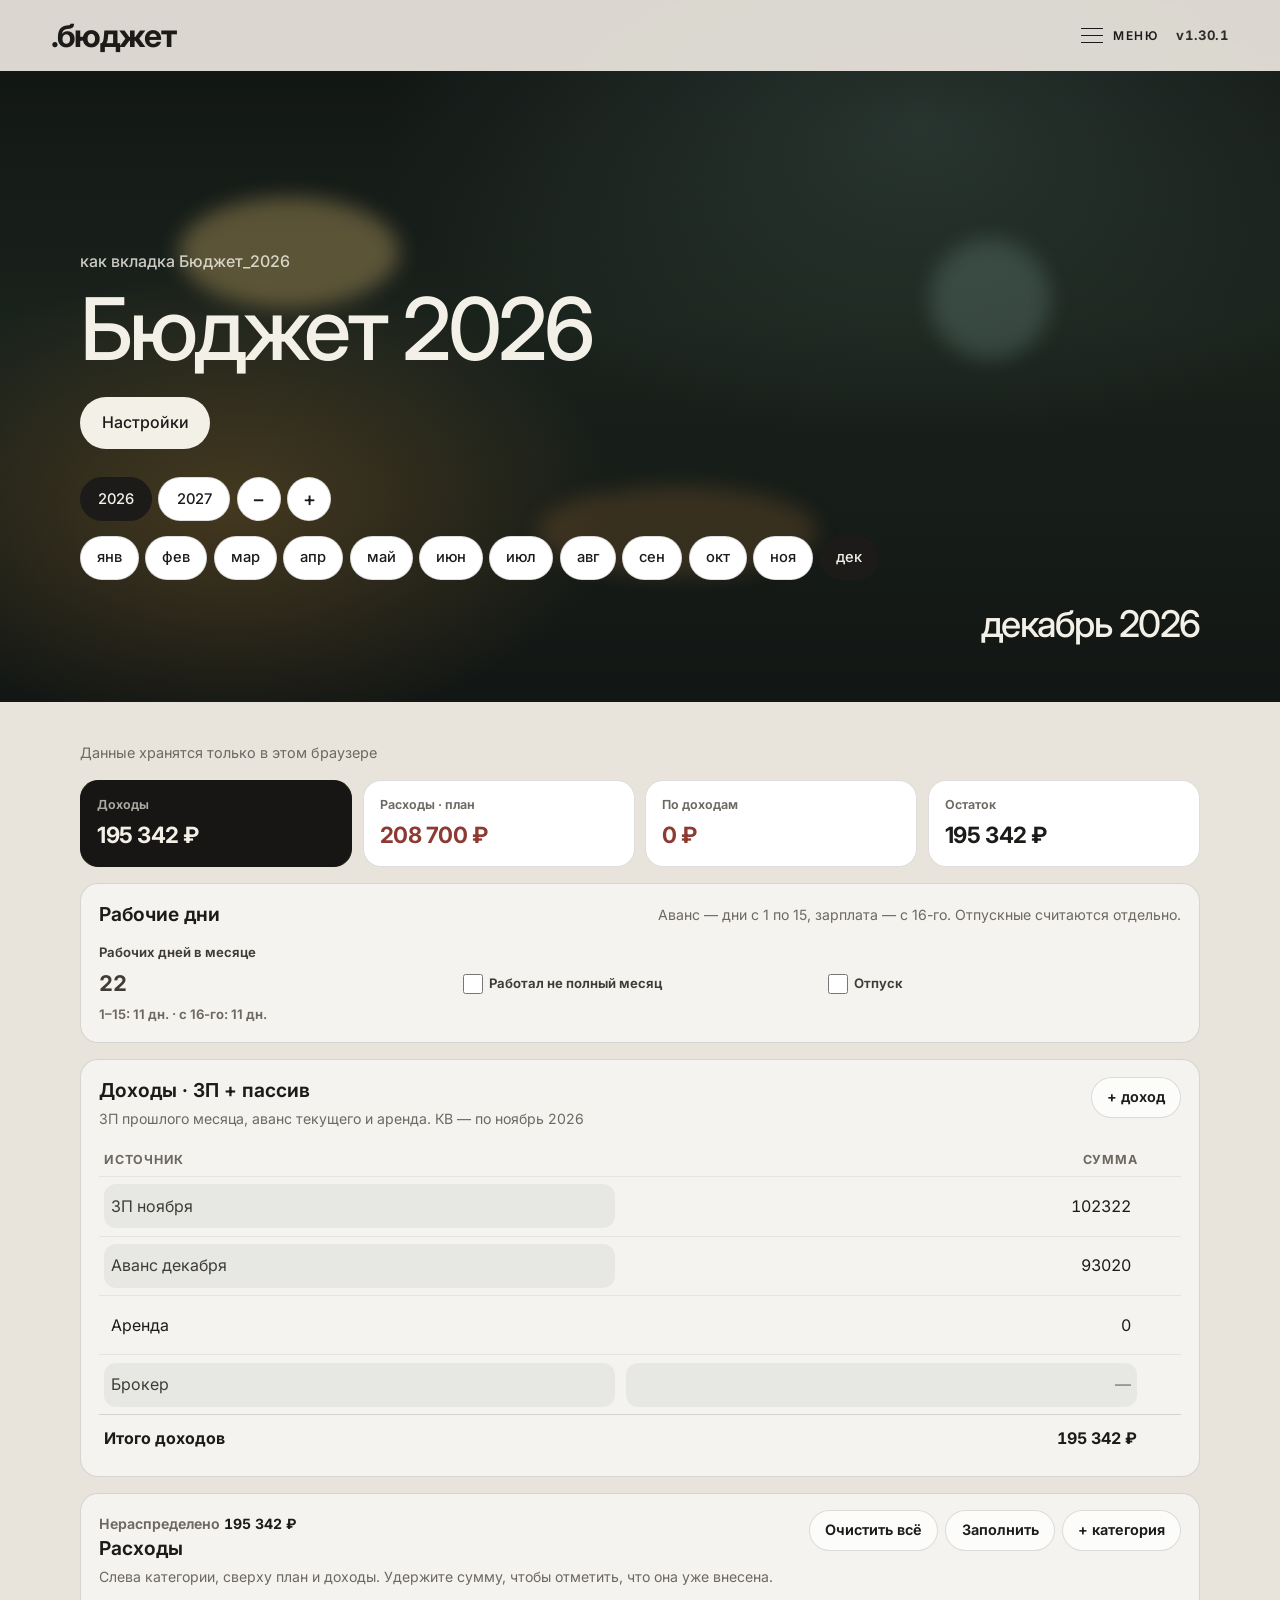
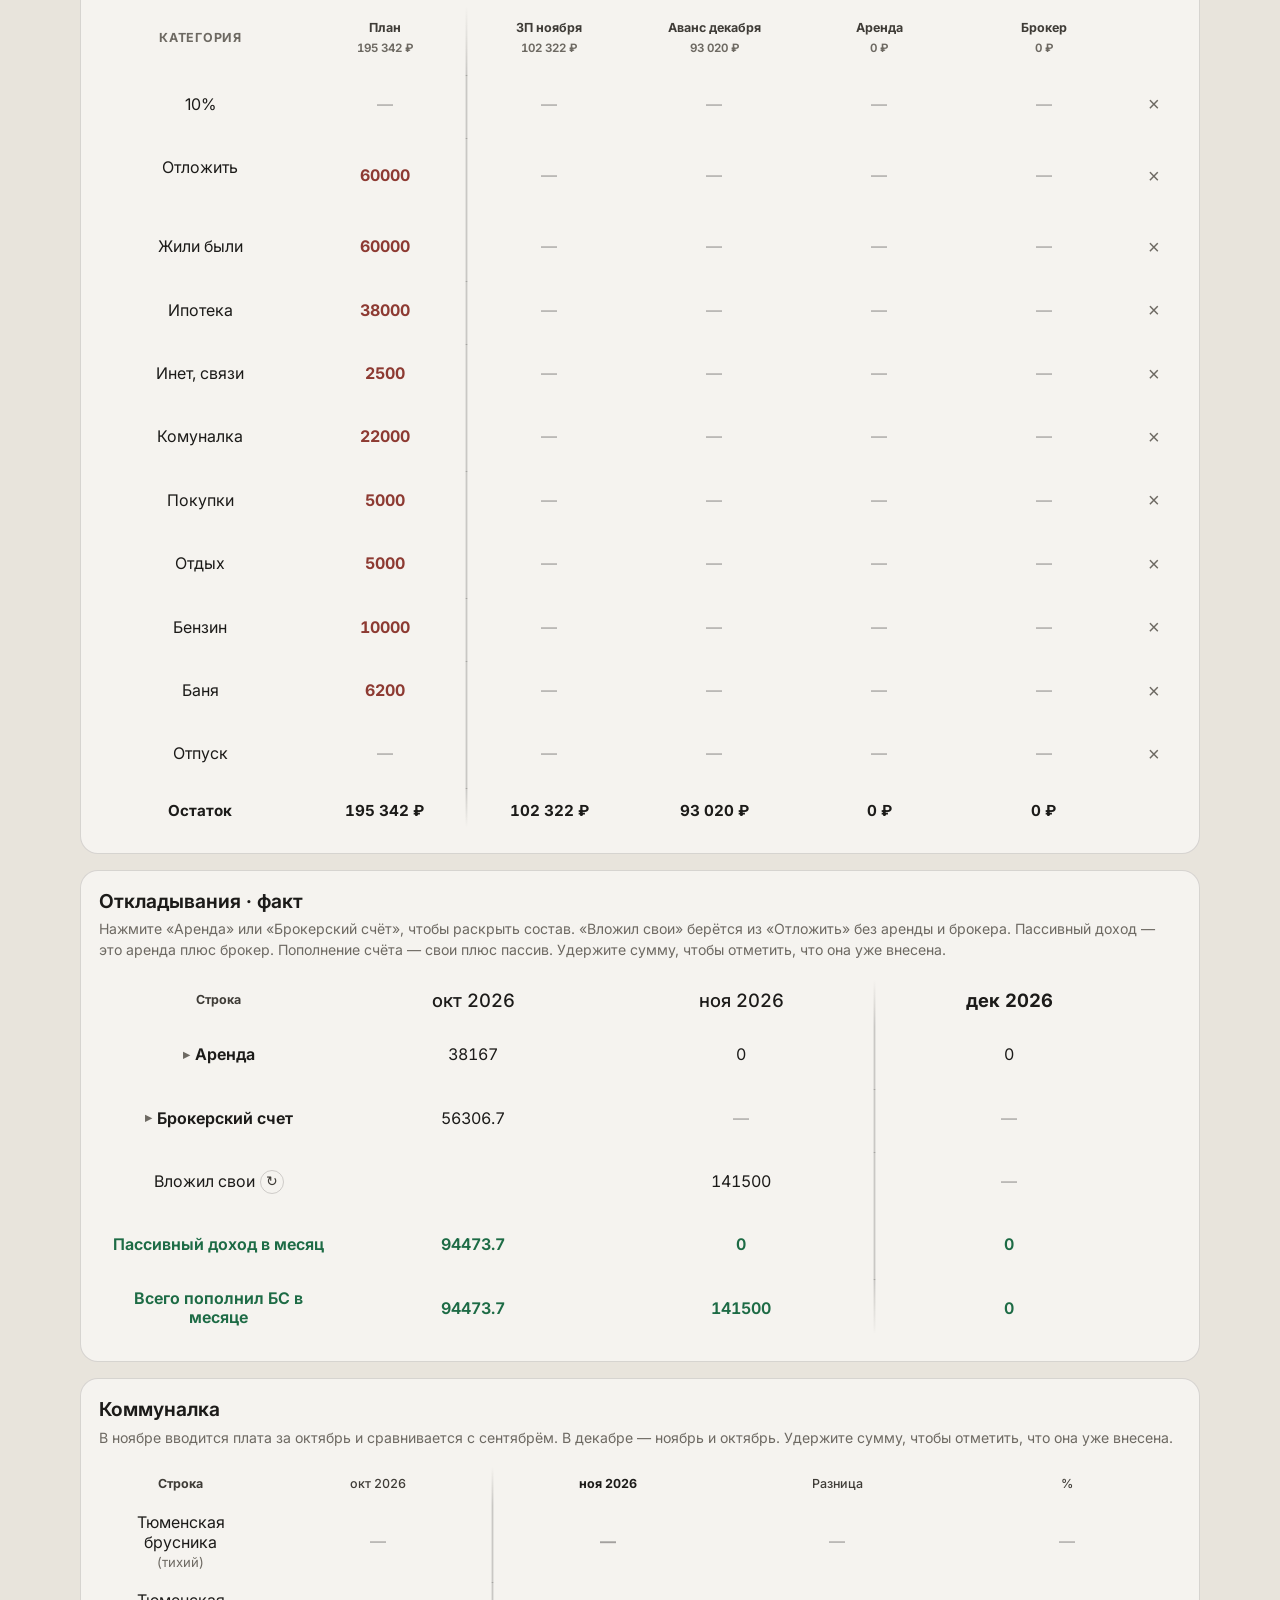
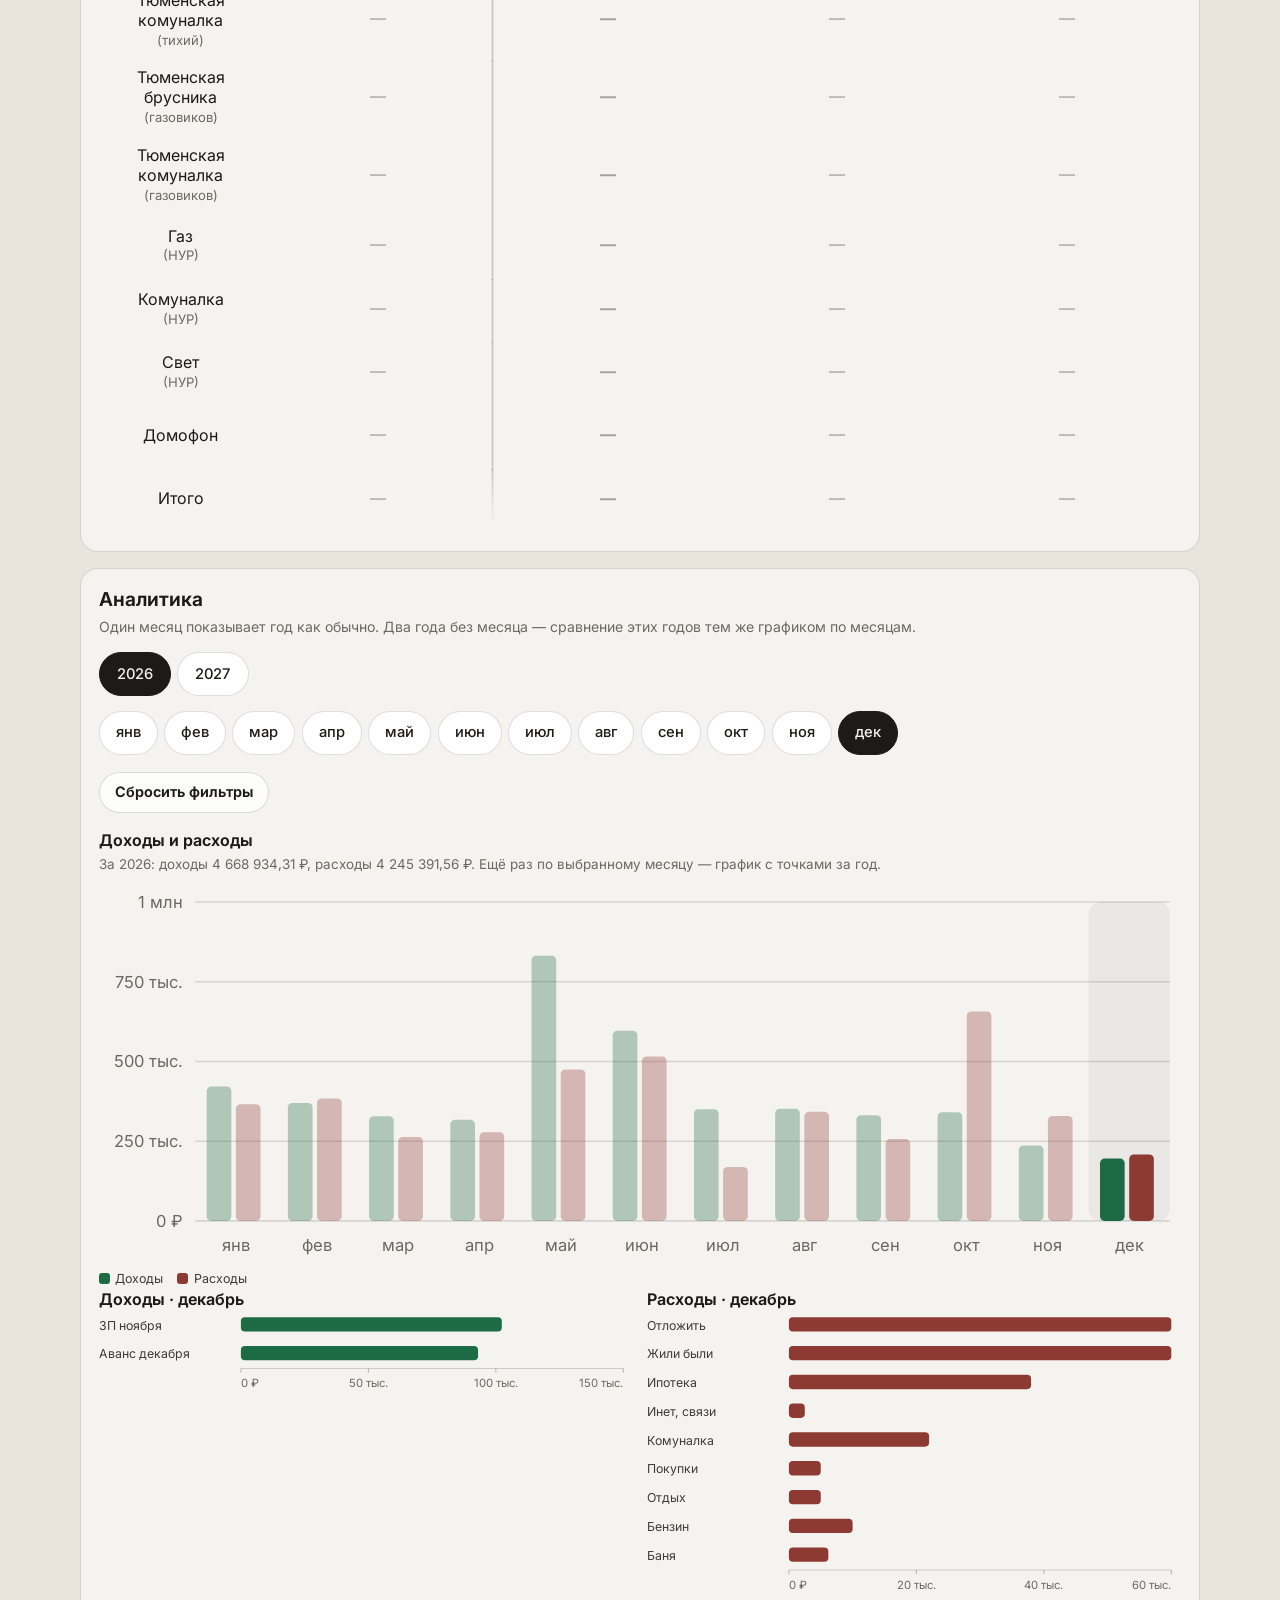
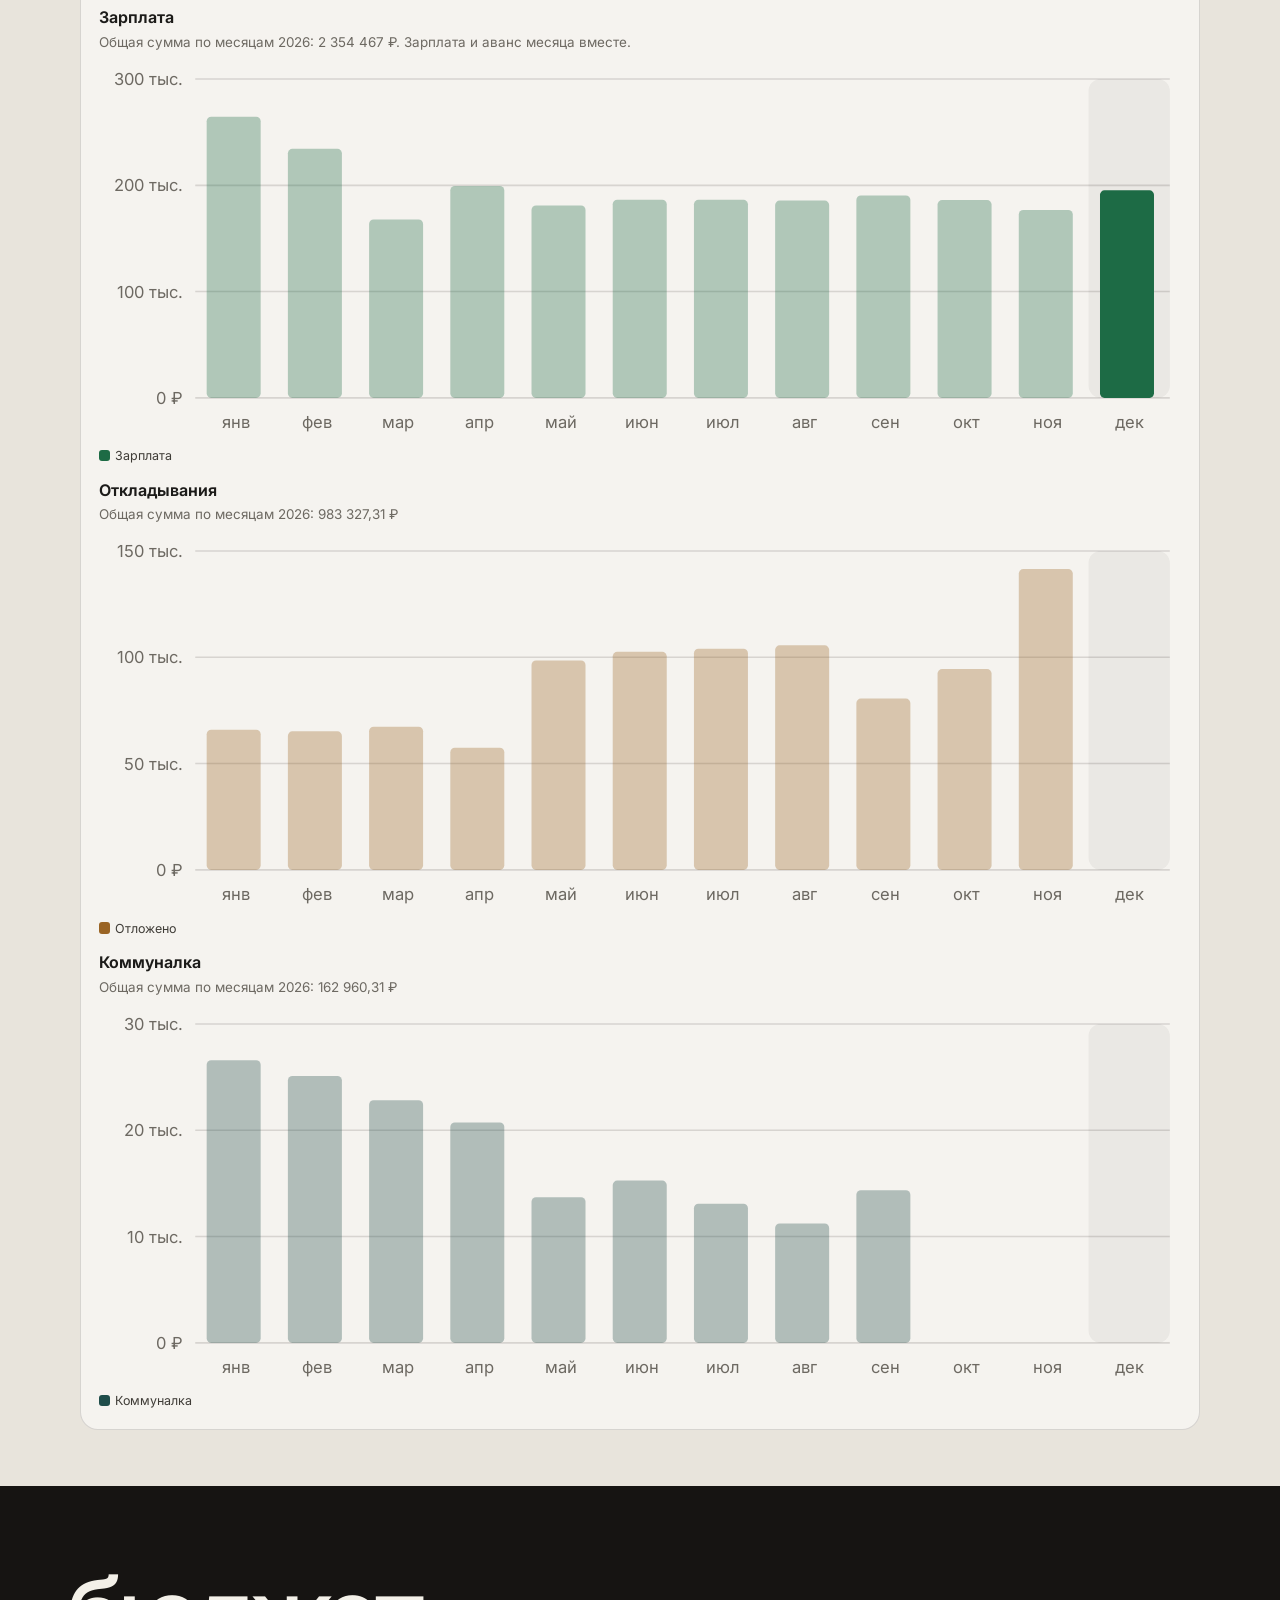
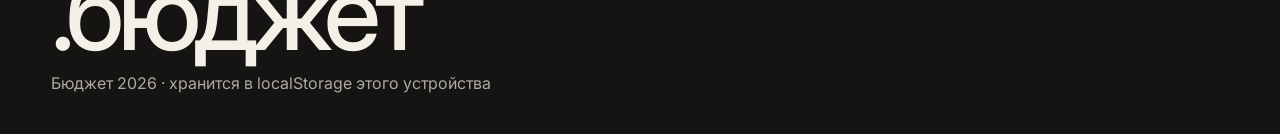
<file: index.html>
<!DOCTYPE html>
<html lang="ru">
<head>
  <meta charset="UTF-8" />
  <meta name="viewport" content="width=device-width, initial-scale=1, viewport-fit=cover" />
  <meta name="description" content="Бюджет 2026 — месячный план доходов и расходов" />
  <meta name="theme-color" content="#121614" />
  <meta name="apple-mobile-web-app-capable" content="yes" />
  <meta name="apple-mobile-web-app-status-bar-style" content="black-translucent" />
  <meta name="format-detection" content="telephone=no" />
  <title>Бюджет 2026</title>
  <link rel="preconnect" href="https://fonts.googleapis.com" />
  <link rel="preconnect" href="https://fonts.gstatic.com" crossorigin />
  <link href="https://fonts.googleapis.com/css2?family=Inter:wght@400;500;600;700&family=Nunito:wght@400;600;700;800&family=Source+Serif+4:ital,wght@1,500;1,600&display=swap" rel="stylesheet" />
  <link rel="stylesheet" href="styles.css?v=1.30.1" />
  <link rel="stylesheet" href="theme-clay.css?v=1.30.1" />
  <script src="theme.js?v=1.30.1"></script>
  <link rel="icon" href="data:image/svg+xml,%3Csvg xmlns='http://www.w3.org/2000/svg' viewBox='0 0 64 64'%3E%3Crect width='64' height='64' rx='14' fill='%231f4d4a'/%3E%3Cpath d='M14 40h36M18 40V22h10c7 0 7 9 0 9H18M36 40V26h8c5 0 5 7 0 7h-8' stroke='%23e9f4f1' stroke-width='3.5' fill='none' stroke-linecap='round'/%3E%3C/svg%3E" />
  <link rel="apple-touch-icon" href="apple-touch-icon.png" />
</head>
<body>
  <input type="checkbox" id="navToggle" class="nav-toggle" />
  <header class="topbar">
    <a class="logo" href="#top">бюджет</a>
    <div class="top-actions">
      <label class="burger" for="navToggle">
        <span class="burger-icon"></span>
        <span class="burger-label">Меню</span>
      </label>
      <p class="app-version" title="Версия программы">v1.30.1</p>
    </div>
  </header>
  <nav class="nav" aria-label="Действия">
    <a class="nav-action" href="guide.html">Атлас</a>
    <button type="button" class="nav-action" id="btnAnalytics">Аналитика</button>
    <button type="button" class="nav-action" id="btnExport">Экспорт</button>
    <label class="nav-action file-btn">
      Импорт
      <input type="file" id="importFile" accept="application/json,.json" hidden />
    </label>
    <button type="button" class="nav-action" id="btnReset">Из таблицы</button>
    <div class="theme-switch" role="radiogroup" aria-label="Стиль">
      <p class="theme-switch-title">Стиль</p>
      <button type="button" class="theme-option" role="radio" aria-checked="true" data-theme-option="classic">Классический</button>
      <button type="button" class="theme-option" role="radio" aria-checked="false" data-theme-option="clay">Пластилин</button>
    </div>
    <p class="nav-note">Данные только в этом браузере</p>
  </nav>

  <header class="hero" id="top">
    <div class="hero-scene" aria-hidden="true">
      <span class="glow glow-a"></span>
      <span class="glow glow-b"></span>
      <span class="glow glow-c"></span>
    </div>
    <div class="hero-copy">
      <p class="hero-kicker">как вкладка Бюджет_2026</p>
      <h1 class="hero-brand">Бюджет 2026</h1>
      <button type="button" class="cta" id="btnSettings" title="Оклад и расчёт ЗП">Настройки</button>
      <div class="sheet-top">
        <nav class="year-nav" aria-label="Год" id="yearNav"></nav>
        <nav class="month-nav" aria-label="Месяцы" id="monthNav"></nav>
<h2 class="month-title" id="monthTitle">январь 2026</h2>
        </div>
      </div>
  </header>

  <main class="layout">
    <section class="month-head" aria-live="polite">
      <p class="month-hint" id="monthHint">Данные из вашей таблицы Numbers · правятся прямо здесь</p>
      <div class="summary" id="summary">
        <div class="sum-item">
          <span>Доходы</span>
          <strong id="sumIncome">0 ₽</strong>
        </div>
        <div class="sum-item expense">
          <span>Расходы · план</span>
          <strong id="sumPlan">0 ₽</strong>
        </div>
        <div class="sum-item expense">
          <span>По доходам</span>
          <strong id="sumFact">—</strong>
        </div>
        <div class="sum-item remain">
          <span>Остаток</span>
          <strong id="sumRemain">0 ₽</strong>
        </div>
      </div>
    </section>

    <section class="panel workdays" aria-labelledby="workTitle">
      <div class="panel-head">
        <h3 id="workTitle">Рабочие дни</h3>
        <p>Аванс — дни с 1 по 15, зарплата — с 16-го. Отпускные считаются отдельно.</p>
      </div>
      <div class="work-grid">
        <div class="field">
          <span>Рабочих дней в месяце</span>
          <strong class="work-total" id="workTotalView">—</strong>
          <small class="work-split" id="workSplitView"></small>
        </div>
        <label class="field check-field">
          <input type="checkbox" id="workPartial" />
          <span>Работал не полный месяц</span>
        </label>
        <label class="field check-field">
          <input type="checkbox" id="workVacationOn" />
          <span>Отпуск</span>
        </label>
      </div>
      <div class="partial-box" id="partialBox" hidden>
        <label class="field">
          <span>Отработано с 1 по 15</span>
          <input type="text" inputmode="numeric" enterkeyhint="done" id="workFirst" autocomplete="off" autocorrect="off" spellcheck="false" />
        </label>
        <label class="field">
          <span>Отработано с 16 по конец</span>
          <input type="text" inputmode="numeric" enterkeyhint="done" id="workSecond" autocomplete="off" autocorrect="off" spellcheck="false" />
        </label>
      </div>
      <div class="partial-box" id="vacationBox" hidden>
        <label class="field">
          <span>Дней отпуска</span>
          <input type="text" inputmode="numeric" enterkeyhint="done" id="workVacation" autocomplete="off" autocorrect="off" spellcheck="false" />
        </label>
        <label class="field">
          <span>Средний заработок в день</span>
          <input type="text" inputmode="decimal" enterkeyhint="done" id="workDaily" autocomplete="off" autocorrect="off" spellcheck="false" />
        </label>
      </div>
    </section>

    <section class="panel income-panel" aria-labelledby="incomeTitle">
      <div class="panel-head">
        <div>
          <h3 id="incomeTitle">Доходы · ЗП + пассив</h3>
          <p>ЗП прошлого месяца, аванс текущего и аренда. КВ — по ноябрь 2026</p>
        </div>
        <button type="button" class="btn btn-small" id="btnAddIncome">+ доход</button>
      </div>
      <div class="table-wrap">
        <table class="data-table" id="incomeTable">
          <thead>
            <tr>
              <th>Источник</th>
              <th class="num">Сумма</th>
              <th class="actions-col"></th>
            </tr>
          </thead>
          <tbody id="incomeBody"></tbody>
          <tfoot>
            <tr>
              <th>Итого доходов</th>
              <th class="num" id="incomeTotal">0 ₽</th>
              <th></th>
            </tr>
          </tfoot>
        </table>
      </div>
    </section>

    <section class="panel expense-panel" aria-labelledby="expenseTitle">
      <div class="panel-head">
        <div>
          <p class="unallocated-corner" id="unallocatedCorner">Нераспределено <strong id="unallocatedSum">0 ₽</strong></p>
          <h3 id="expenseTitle">Расходы</h3>
          <p>Слева категории, сверху план и доходы. Удержите сумму, чтобы отметить, что она уже внесена.</p>
        </div>
        <div class="panel-actions">
          <button type="button" class="btn btn-small" id="btnClearExpenses">Очистить всё</button>
          <button type="button" class="btn btn-small" id="btnFillExpenses">Заполнить</button>
          <button type="button" class="btn btn-small" id="btnAddExpense">+ категория</button>
        </div>
      </div>
      <div class="table-wrap">
        <table class="data-table" id="expenseTable">
          <thead id="expenseHead"></thead>
          <tbody id="expenseBody"></tbody>
        </table>
      </div>
    </section>

    <section class="panel expense-panel savings-panel" id="savings" aria-labelledby="savingsTitle">
      <div class="panel-head">
        <div>
          <h3 id="savingsTitle">Откладывания · факт</h3>
          <p>Нажмите «Аренда» или «Брокерский счёт», чтобы раскрыть состав. «Вложил свои» берётся из «Отложить» без аренды и брокера. Пассивный доход — это аренда плюс брокер. Пополнение счёта — свои плюс пассив. Удержите сумму, чтобы отметить, что она уже внесена.</p>
        </div>
      </div>
      <div class="table-wrap">
        <table class="data-table savings-table" id="savingsTable">
          <thead id="savingsHead"></thead>
          <tbody id="savingsBody"></tbody>
        </table>
      </div>
      <div class="subtable" hidden>
        <div class="panel-head">
          <div>
            <h4>Доходы брокерского счёта</h4>
            <p>Сумма этих строк попадает в «Брокер» в доходах и в «Брокерский счёт» в откладываниях.</p>
          </div>
          <button type="button" class="btn btn-small" id="btnAddBrokerIncome">+ доход</button>
        </div>
        <div class="table-wrap">
          <table class="data-table" id="brokerIncomeTable">
            <thead id="brokerIncomeHead"></thead>
            <tbody id="brokerIncomeBody"></tbody>
          </table>
        </div>
      </div>
    </section>

    <section class="panel expense-panel utilities-panel" id="utilities" aria-labelledby="utilitiesTitle">
      <div class="panel-head">
        <div>
          <h3 id="utilitiesTitle">Коммуналка</h3>
          <p>В ноябре вводится плата за октябрь и сравнивается с сентябрём. В декабре — ноябрь и октябрь. Удержите сумму, чтобы отметить, что она уже внесена.</p>
        </div>
      </div>
      <div class="table-wrap">
        <table class="data-table utilities-table" id="utilitiesTable">
          <thead id="utilitiesHead"></thead>
          <tbody id="utilitiesBody"></tbody>
        </table>
      </div>
    </section>

    <section class="panel analytics-panel" id="analytics" aria-labelledby="analyticsTitle">
      <div class="panel-head">
        <div>
          <h3 id="analyticsTitle">Аналитика</h3>
          <p>Один месяц показывает год как обычно. Два года без месяца — сравнение этих годов тем же графиком по месяцам.</p>
        </div>
      </div>
      <div class="analytics-filters">
        <nav class="year-nav" aria-label="Годы аналитики" id="analyticsYear"></nav>
        <nav class="month-nav" aria-label="Месяцы аналитики" id="analyticsMonth"></nav>
        <div class="analytics-actions">
          <button type="button" class="btn btn-small" id="btnAnalyticsReset">Сбросить фильтры</button>
        </div>
      </div>
      <div class="chart-stage" id="chartStage">
        <div id="analyticsCharts"></div>
        <div class="chart-tip" id="chartTip" hidden></div>
      </div>
    </section>
  </main>

  <footer class="site-foot">
    <p class="foot-mark">.бюджет</p>
    <p>Бюджет 2026 · хранится в localStorage этого устройства</p>
  </footer>
  <script>
    const topbar = document.querySelector(".topbar");
    const hero = document.querySelector(".hero");
    if (topbar && hero && "IntersectionObserver" in window) {
      const observer = new IntersectionObserver(
        ([entry]) => topbar.classList.toggle("is-solid", !entry.isIntersecting),
        { threshold: 0.2 }
      );
      observer.observe(hero);
    }
    document.querySelectorAll(".nav-action").forEach((el) => {
      el.addEventListener("click", () => {
        document.getElementById("navToggle").checked = false;
      });
    });
  </script>

  <dialog class="settings-dialog" id="settingsDialog" aria-labelledby="settingsTitle">
    <div class="settings-sheet" id="settingsForm">
      <header class="settings-head">
        <div>
          <h2 id="settingsTitle">Настройки зарплаты</h2>
          <p>Меняется только оклад. Остальные строки считаются от него и не редактируются.</p>
        </div>
        <button type="button" class="icon-x" id="btnSettingsClose" aria-label="Закрыть">×</button>
      </header>

      <div class="settings-calc" id="settingsCalc" aria-live="polite">
        <label class="calc-row settings-oklad">
          <span class="calc-label">Оклад</span>
          <span class="calc-rate"></span>
          <input type="text" inputmode="decimal" enterkeyhint="done" id="settingsOklad" name="oklad" autocomplete="off" autocorrect="off" spellcheck="false" />
        </label>
        <div class="calc-row">
          <span class="calc-label">Районный коэффициент</span>
          <span class="calc-rate">70%</span>
          <span class="calc-amount" id="regionalAmount">—</span>
        </div>
        <div class="calc-row">
          <span class="calc-label">Северная надбавка</span>
          <span class="calc-rate">80%</span>
          <span class="calc-amount" id="northernAmount">—</span>
        </div>
        <div class="calc-row">
          <span class="calc-label">Оплата по окладу</span>
          <span class="calc-rate"></span>
          <span class="calc-amount" id="basePayAmount">—</span>
        </div>
        <div class="calc-row total">
          <span class="calc-label">Облагаемый доход</span>
          <span class="calc-rate"></span>
          <span class="calc-amount" id="grossAmount">—</span>
        </div>
        <div class="calc-row total">
          <span class="calc-label">После вычета налога (13%) на руки</span>
          <span class="calc-rate"></span>
          <span class="calc-amount" id="netAmount">—</span>
        </div>
      </div>

      <footer class="settings-foot">
        <button type="button" class="btn btn-ghost" id="btnSettingsCancel">Отмена</button>
        <button type="button" class="btn btn-primary" id="btnSettingsSave">Сохранить</button>
      </footer>
    </div>
  </dialog>

  <script src="calendar.js?v=1.30.1"></script>
  <script src="salary.js?v=1.30.1"></script>
  <script src="app.js?v=1.30.1"></script>
</body>
</html>
</file>
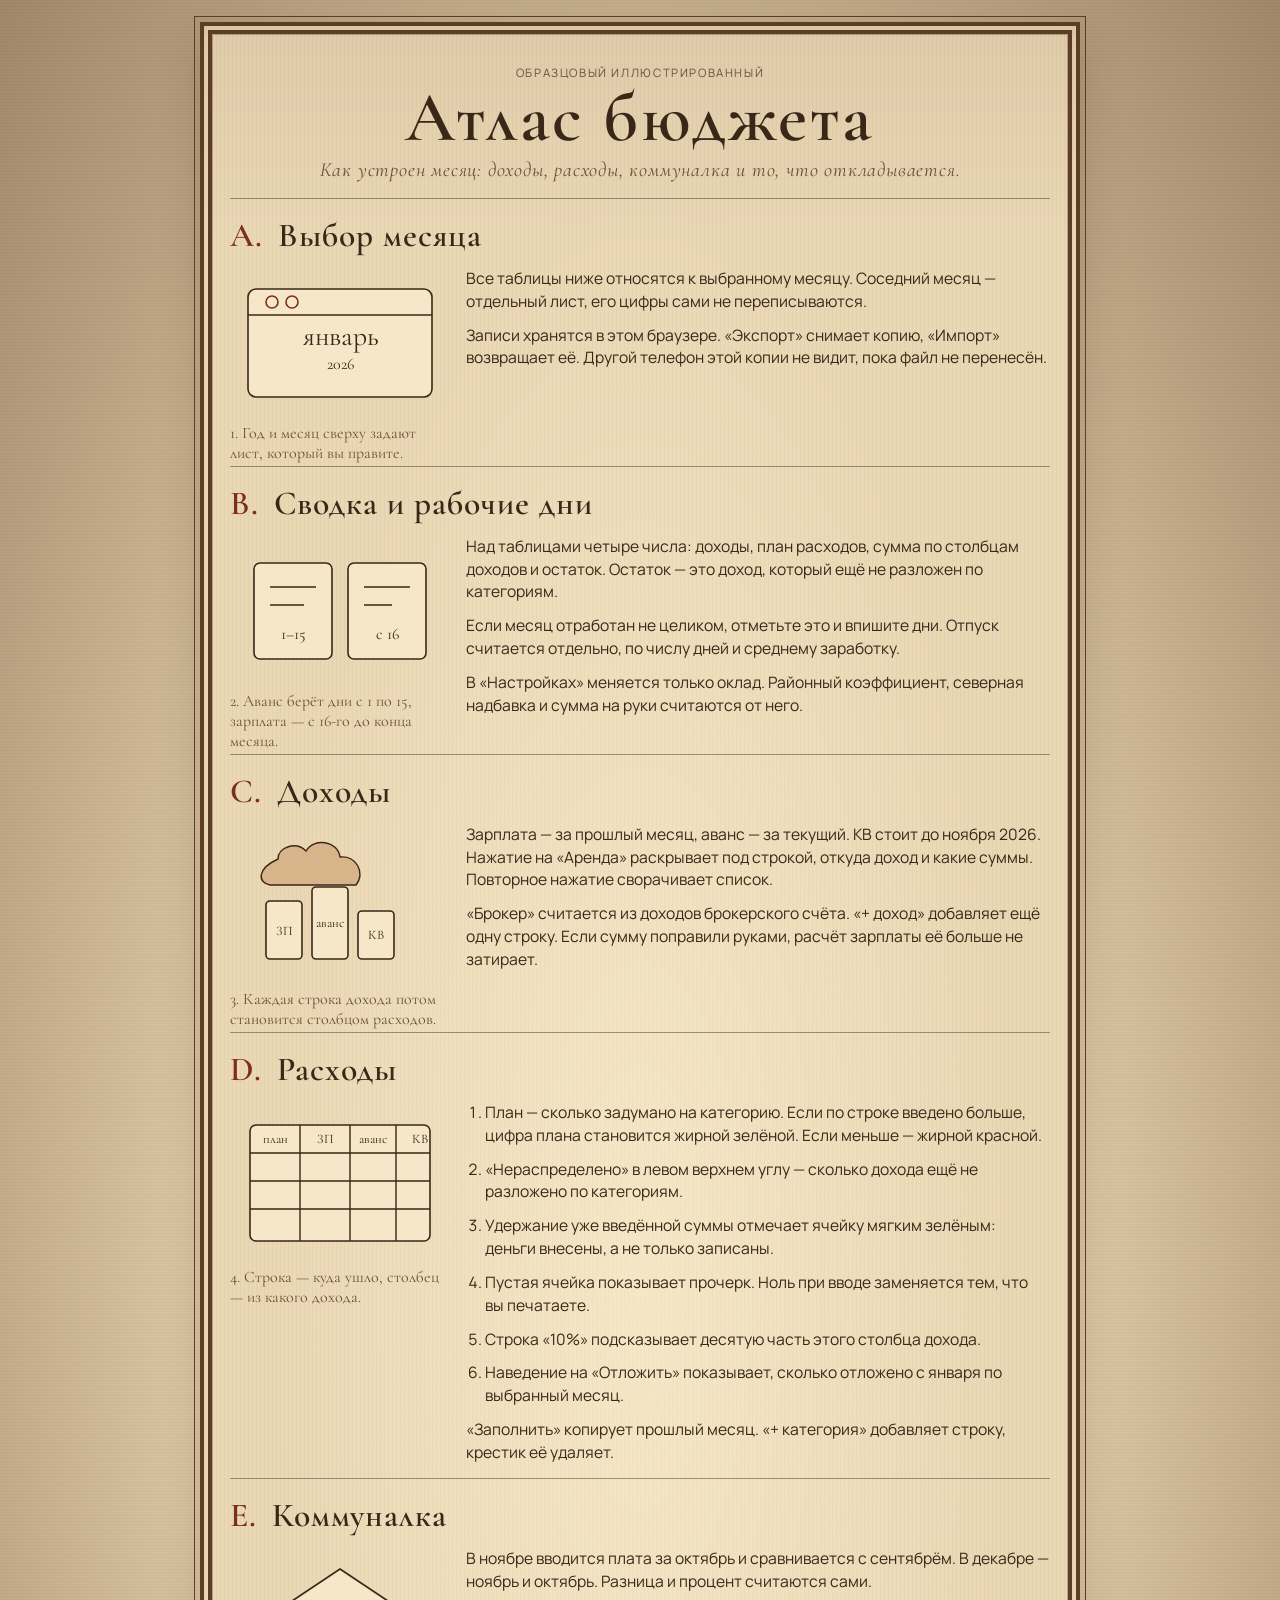
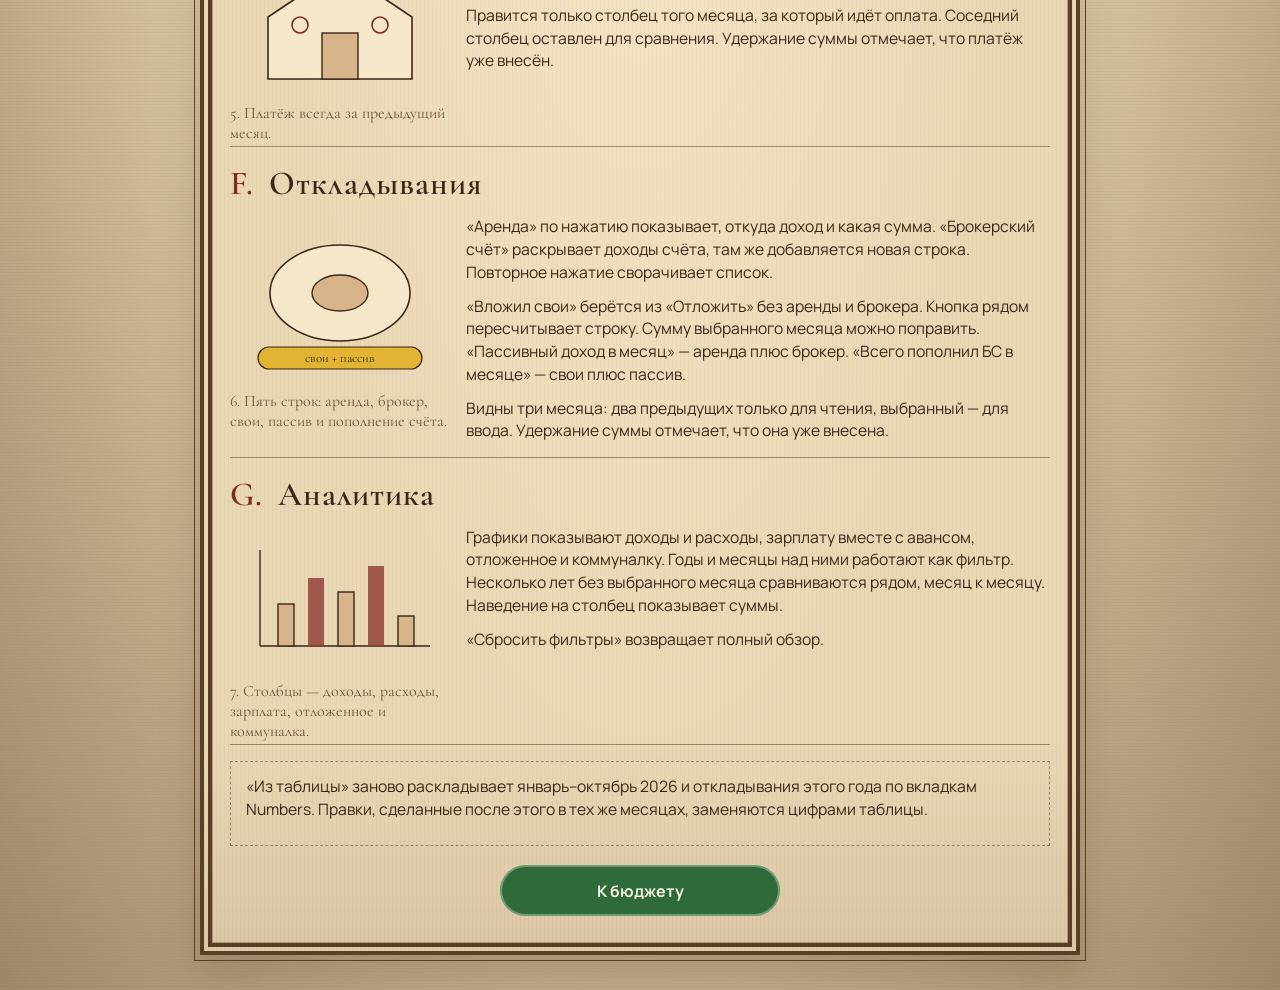
<file: guide.html>
<!DOCTYPE html>
<html lang="ru">
<head>
  <meta charset="UTF-8" />
  <meta name="viewport" content="width=device-width, initial-scale=1" />
  <title>Атлас бюджета</title>
  <link rel="preconnect" href="https://fonts.googleapis.com" />
  <link rel="preconnect" href="https://fonts.gstatic.com" crossorigin />
  <link href="https://fonts.googleapis.com/css2?family=Cormorant+Garamond:ital,wght@0,500;0,600;0,700;1,500&family=Manrope:wght@500;700&display=swap" rel="stylesheet" />
  <link rel="stylesheet" href="guide.css?v=1.29.2" />
</head>
<body>
  <article class="plate">
    <header class="mast">
      <p class="eyebrow">Образцовый иллюстрированный</p>
      <h1>Атлас бюджета</h1>
      <p class="lede">Как устроен месяц: доходы, расходы, коммуналка и то, что откладывается.</p>
    </header>

    <section class="block">
      <h2><span>A.</span> Выбор месяца</h2>
      <div class="row">
        <figure>
          <svg viewBox="0 0 220 150" aria-hidden="true">
            <rect x="18" y="22" width="184" height="108" rx="8" class="card" />
            <path d="M18 48h184" class="ink" />
            <circle cx="42" cy="35" r="6" class="mark" />
            <circle cx="62" cy="35" r="6" class="mark" />
            <text x="110" y="78" text-anchor="middle" class="label">январь</text>
            <text x="110" y="102" text-anchor="middle" class="small">2026</text>
          </svg>
          <figcaption>1. Год и месяц сверху задают лист, который вы правите.</figcaption>
        </figure>
        <div class="copy">
          <p>Все таблицы ниже относятся к выбранному месяцу. Соседний месяц — отдельный лист, его цифры сами не переписываются.</p>
          <p>Записи хранятся в этом браузере. «Экспорт» снимает копию, «Импорт» возвращает её. Другой телефон этой копии не видит, пока файл не перенесён.</p>
        </div>
      </div>
    </section>

    <section class="block">
      <h2><span>B.</span> Сводка и рабочие дни</h2>
      <div class="row">
        <figure>
          <svg viewBox="0 0 220 150" aria-hidden="true">
            <rect x="24" y="28" width="78" height="96" rx="6" class="card" />
            <rect x="118" y="28" width="78" height="96" rx="6" class="card" />
            <path d="M40 52h46M40 70h34M134 52h46M134 70h28" class="ink" />
            <text x="63" y="104" text-anchor="middle" class="small">1–15</text>
            <text x="157" y="104" text-anchor="middle" class="small">с 16</text>
          </svg>
          <figcaption>2. Аванс берёт дни с 1 по 15, зарплата — с 16-го до конца месяца.</figcaption>
        </figure>
        <div class="copy">
          <p>Над таблицами четыре числа: доходы, план расходов, сумма по столбцам доходов и остаток. Остаток — это доход, который ещё не разложен по категориям.</p>
          <p>Если месяц отработан не целиком, отметьте это и впишите дни. Отпуск считается отдельно, по числу дней и среднему заработку.</p>
          <p>В «Настройках» меняется только оклад. Районный коэффициент, северная надбавка и сумма на руки считаются от него.</p>
        </div>
      </div>
    </section>

    <section class="block">
      <h2><span>C.</span> Доходы</h2>
      <div class="row">
        <figure>
          <svg viewBox="0 0 220 160" aria-hidden="true">
            <path d="M48 36c0-12 18-18 28-8 8-14 32-10 34 6 16-2 26 16 16 28H40c-12-2-14-16 8-26z" class="wash" />
            <rect x="36" y="78" width="36" height="58" rx="4" class="card" />
            <rect x="82" y="64" width="36" height="72" rx="4" class="card" />
            <rect x="128" y="88" width="36" height="48" rx="4" class="card" />
            <text x="54" y="112" text-anchor="middle" class="tiny">ЗП</text>
            <text x="100" y="104" text-anchor="middle" class="tiny">аванс</text>
            <text x="146" y="116" text-anchor="middle" class="tiny">КВ</text>
          </svg>
          <figcaption>3. Каждая строка дохода потом становится столбцом расходов.</figcaption>
        </figure>
        <div class="copy">
          <p>Зарплата — за прошлый месяц, аванс — за текущий. КВ стоит до ноября 2026. Нажатие на «Аренда» раскрывает под строкой, откуда доход и какие суммы. Повторное нажатие сворачивает список.</p>
          <p>«Брокер» считается из доходов брокерского счёта. «+ доход» добавляет ещё одну строку. Если сумму поправили руками, расчёт зарплаты её больше не затирает.</p>
        </div>
      </div>
    </section>

    <section class="block">
      <h2><span>D.</span> Расходы</h2>
      <div class="row">
        <figure>
          <svg viewBox="0 0 220 160" aria-hidden="true">
            <rect x="20" y="24" width="180" height="116" rx="6" class="card" />
            <path d="M20 52h180M20 80h180M20 108h180M70 24v116M120 24v116M166 24v116" class="ink" />
            <text x="45" y="42" text-anchor="middle" class="tiny">план</text>
            <text x="95" y="42" text-anchor="middle" class="tiny">ЗП</text>
            <text x="143" y="42" text-anchor="middle" class="tiny">аванс</text>
            <text x="190" y="42" text-anchor="middle" class="tiny">КВ</text>
          </svg>
          <figcaption>4. Строка — куда ушло, столбец — из какого дохода.</figcaption>
        </figure>
        <div class="copy">
          <ol>
            <li>План — сколько задумано на категорию. Если по строке введено больше, цифра плана становится жирной зелёной. Если меньше — жирной красной.</li>
            <li>«Нераспределено» в левом верхнем углу — сколько дохода ещё не разложено по категориям.</li>
            <li>Удержание уже введённой суммы отмечает ячейку мягким зелёным: деньги внесены, а не только записаны.</li>
            <li>Пустая ячейка показывает прочерк. Ноль при вводе заменяется тем, что вы печатаете.</li>
            <li>Строка «10%» подсказывает десятую часть этого столбца дохода.</li>
            <li>Наведение на «Отложить» показывает, сколько отложено с января по выбранный месяц.</li>
          </ol>
          <p>«Заполнить» копирует прошлый месяц. «+ категория» добавляет строку, крестик её удаляет.</p>
        </div>
      </div>
    </section>

    <section class="block">
      <h2><span>E.</span> Коммуналка</h2>
      <div class="row">
        <figure>
          <svg viewBox="0 0 220 150" aria-hidden="true">
            <path d="M110 22l72 48v62H38V70z" class="card" />
            <rect x="92" y="86" width="36" height="46" class="wash" />
            <circle cx="70" cy="78" r="8" class="mark" />
            <circle cx="150" cy="78" r="8" class="mark" />
          </svg>
          <figcaption>5. Платёж всегда за предыдущий месяц.</figcaption>
        </figure>
        <div class="copy">
          <p>В ноябре вводится плата за октябрь и сравнивается с сентябрём. В декабре — ноябрь и октябрь. Разница и процент считаются сами.</p>
          <p>Правится только столбец того месяца, за который идёт оплата. Соседний столбец оставлен для сравнения. Удержание суммы отмечает, что платёж уже внесён.</p>
        </div>
      </div>
    </section>

    <section class="block">
      <h2><span>F.</span> Откладывания</h2>
      <div class="row">
        <figure>
          <svg viewBox="0 0 220 170" aria-hidden="true">
            <ellipse cx="110" cy="78" rx="70" ry="48" class="card" />
            <ellipse cx="110" cy="78" rx="28" ry="18" class="wash" />
            <rect x="28" y="132" width="164" height="22" rx="11" class="gold" />
            <text x="110" y="147" text-anchor="middle" class="tiny">свои + пассив</text>
          </svg>
          <figcaption>6. Пять строк: аренда, брокер, свои, пассив и пополнение счёта.</figcaption>
        </figure>
        <div class="copy">
          <p>«Аренда» по нажатию показывает, откуда доход и какая сумма. «Брокерский счёт» раскрывает доходы счёта, там же добавляется новая строка. Повторное нажатие сворачивает список.</p>
          <p>«Вложил свои» берётся из «Отложить» без аренды и брокера. Кнопка рядом пересчитывает строку. Сумму выбранного месяца можно поправить. «Пассивный доход в месяц» — аренда плюс брокер. «Всего пополнил БС в месяце» — свои плюс пассив.</p>
          <p>Видны три месяца: два предыдущих только для чтения, выбранный — для ввода. Удержание суммы отмечает, что она уже внесена.</p>
        </div>
      </div>
    </section>

    <section class="block">
      <h2><span>G.</span> Аналитика</h2>
      <div class="row">
        <figure>
          <svg viewBox="0 0 220 150" aria-hidden="true">
            <path d="M30 120h170M30 120V24" class="ink" />
            <rect x="48" y="78" width="16" height="42" class="wash" />
            <rect x="78" y="52" width="16" height="68" class="mark-fill" />
            <rect x="108" y="66" width="16" height="54" class="wash" />
            <rect x="138" y="40" width="16" height="80" class="mark-fill" />
            <rect x="168" y="90" width="16" height="30" class="wash" />
          </svg>
          <figcaption>7. Столбцы — доходы, расходы, зарплата, отложенное и коммуналка.</figcaption>
        </figure>
        <div class="copy">
          <p>Графики показывают доходы и расходы, зарплату вместе с авансом, отложенное и коммуналку. Годы и месяцы над ними работают как фильтр. Несколько лет без выбранного месяца сравниваются рядом, месяц к месяцу. Наведение на столбец показывает суммы.</p>
          <p>«Сбросить фильтры» возвращает полный обзор.</p>
        </div>
      </div>
    </section>

    <aside class="note">
      <p>«Из таблицы» заново раскладывает январь–октябрь 2026 и откладывания этого года по вкладкам Numbers. Правки, сделанные после этого в тех же месяцах, заменяются цифрами таблицы.</p>
    </aside>

    <a class="seal" href="index.html">К бюджету</a>
  </article>
</body>
</html>
</file>
<file: styles.css>
:root {
  --ink: #1c1b19;
  --ink-soft: #3f3c37;
  --muted: #6d6962;
  --line: rgba(28, 27, 25, 0.14);
  --surface: #ffffff;
  --surface-strong: #ffffff;
  --paper: #e8e4dc;
  --cream: #f3f0e8;
  --accent: #171614;
  --accent-strong: #171614;
  --income: #1d6b45;
  --expense: #8d3a32;
  --remain: #1c1b19;
  --remain-bg: #ffffff;
  --shadow: none;
  --radius: 16px;
  --font-display: "Inter", "Helvetica Neue", Helvetica, Arial, sans-serif;
  --font-body: "Inter", "Helvetica Neue", Helvetica, Arial, sans-serif;
  --max: 1120px;
  --pad: clamp(1.25rem, 4vw, 3.5rem);
  --ease: cubic-bezier(0.22, 1, 0.36, 1);
  --safe-top: env(safe-area-inset-top, 0px);
  --safe-right: env(safe-area-inset-right, 0px);
  --safe-bottom: env(safe-area-inset-bottom, 0px);
  --safe-left: env(safe-area-inset-left, 0px);
  --tap: 44px;
  --field-fs: 16px;
  --chart-income-1: #1d6b45;
  --chart-expense-1: #8d3a32;
  --chart-saved-1: #9a6424;
  --chart-utility-1: #1f4d4a;
  --chart-income-2: #6aa384;
  --chart-expense-2: #c47a72;
  --chart-saved-2: #c49658;
  --chart-utility-2: #5d8d89;
  --chart-income-3: #143f2c;
  --chart-expense-3: #5c2420;
  --chart-saved-3: #6d4718;
  --chart-utility-3: #143330;
  --chart-axis: #6d6962;
  --chart-label: #3f3c37;
  --chart-grid: rgba(28, 27, 25, 0.14);
  --chart-tick: rgba(28, 27, 25, 0.28);
  --chart-baseline: rgba(28, 27, 25, 0.18);
  --chart-band: rgba(28, 27, 25, 0.05);
  --chart-ring: #f7f4ee;
}

*,
*::before,
*::after {
  box-sizing: border-box;
}

html {
  scroll-behavior: smooth;
  -webkit-text-size-adjust: 100%;
  text-size-adjust: 100%;
}

body {
  margin: 0;
  min-height: 100vh;
  min-height: 100dvh;
  overflow-x: hidden;
  font-family: var(--font-body);
  color: var(--ink);
  background: var(--paper);
  line-height: 1.45;
  padding-left: var(--safe-left);
  padding-right: var(--safe-right);
}

body.is-dialog-open {
  overflow: hidden;
  touch-action: none;
}

a,
button,
.btn,
.cta,
.month-chip,
.icon-x,
.burger,
.nav-action,
.col-fill,
label,
summary {
  touch-action: manipulation;
  -webkit-tap-highlight-color: rgba(28, 27, 25, 0.08);
}

.nav-toggle {
  position: absolute;
  opacity: 0;
  pointer-events: none;
}

.topbar {
  position: fixed;
  z-index: 40;
  top: 0;
  left: 0;
  right: 0;
  display: flex;
  align-items: center;
  justify-content: space-between;
  min-height: calc(var(--tap) + 0.5rem);
  padding: calc(0.85rem + var(--safe-top)) max(var(--pad), var(--safe-right)) 0.85rem max(var(--pad), var(--safe-left));
  color: var(--cream);
  transition: background 0.45s var(--ease), color 0.45s var(--ease), backdrop-filter 0.45s var(--ease);
}

.topbar.is-solid {
  background: rgba(232, 228, 220, 0.94);
  color: var(--ink);
  backdrop-filter: blur(14px);
}

.logo {
  font-size: clamp(1.55rem, 3vw, 2rem);
  font-weight: 700;
  letter-spacing: -0.045em;
  color: inherit;
  text-decoration: none;
  line-height: 1;
}

.logo::before { content: "."; }

.top-actions {
  display: flex;
  align-items: center;
  gap: 1.1rem;
}

.burger {
  display: inline-flex;
  align-items: center;
  justify-content: center;
  gap: 0.65rem;
  min-width: var(--tap);
  min-height: var(--tap);
  cursor: pointer;
  font-size: 0.75rem;
  letter-spacing: 0.14em;
  text-transform: uppercase;
  font-weight: 600;
}

.burger-icon,
.burger-icon::before,
.burger-icon::after {
  display: block;
  width: 22px;
  height: 1.5px;
  background: currentColor;
  position: relative;
  transition: transform 0.4s var(--ease), top 0.4s var(--ease), background 0.3s ease;
}

.burger-icon::before,
.burger-icon::after {
  content: "";
  position: absolute;
  left: 0;
}

.burger-icon::before { top: -7px; }
.burger-icon::after { top: 7px; }

body:has(#navToggle:checked) { overflow: hidden; }

body:has(#navToggle:checked) .topbar {
  background: transparent;
  color: var(--cream);
}

body:has(#navToggle:checked) .burger-label { display: none; }

body:has(#navToggle:checked) .burger-icon { background: transparent; }

body:has(#navToggle:checked) .burger-icon::before {
  top: 0;
  transform: rotate(45deg);
}

body:has(#navToggle:checked) .burger-icon::after {
  top: 0;
  transform: rotate(-45deg);
}

.nav {
  position: fixed;
  inset: 0;
  z-index: 30;
  display: none;
  flex-direction: column;
  justify-content: center;
  gap: 0.2rem;
  padding: calc(6rem + var(--safe-top)) max(var(--pad), var(--safe-right)) calc(2rem + var(--safe-bottom)) max(var(--pad), var(--safe-left));
  background: #161412;
  color: var(--cream);
  overscroll-behavior: contain;
}

body:has(#navToggle:checked) .nav { display: flex; }

.nav-action {
  appearance: none;
  display: block;
  width: fit-content;
  border: 0;
  background: transparent;
  color: inherit;
  text-align: left;
  font: inherit;
  font-size: clamp(2rem, 5vw, 3.6rem);
  font-weight: 500;
  letter-spacing: -0.04em;
  text-decoration: none;
  cursor: pointer;
  opacity: 0;
  transform: translateY(14px);
}

body:has(#navToggle:checked) .nav-action {
  animation: rise 0.6s var(--ease) both;
}

body:has(#navToggle:checked) .nav-action:nth-child(2) { animation-delay: 0.06s; }
body:has(#navToggle:checked) .nav-action:nth-child(3) { animation-delay: 0.12s; }
body:has(#navToggle:checked) .nav-action:nth-child(4) { animation-delay: 0.18s; }

.nav-action:hover { opacity: 0.65; }

.file-btn input { display: none; }

.theme-switch {
  display: flex;
  flex-wrap: wrap;
  align-items: center;
  gap: 0.5rem;
  margin-top: 1.6rem;
}

body:has(#navToggle:checked) .theme-switch {
  animation: rise 0.6s var(--ease) 0.24s both;
}

.theme-switch-title {
  width: 100%;
  margin: 0 0 0.15rem;
  color: rgba(243, 240, 232, 0.62);
  font-size: 0.85rem;
  letter-spacing: 0.08em;
  text-transform: uppercase;
}

.theme-option {
  appearance: none;
  min-height: var(--tap);
  padding: 0.55rem 1.1rem;
  border: 1px solid rgba(243, 240, 232, 0.35);
  border-radius: 999px;
  background: transparent;
  color: var(--cream);
  font: inherit;
  font-weight: 600;
  cursor: pointer;
  transition: background 0.3s var(--ease), color 0.3s var(--ease);
}

.theme-option[aria-checked="true"] {
  background: var(--cream);
  border-color: var(--cream);
  color: var(--ink);
}

.nav-note {
  margin: 1.4rem 0 0;
  max-width: 18rem;
  color: rgba(243, 240, 232, 0.62);
  font-size: 0.95rem;
}

@keyframes rise {
  from { opacity: 0; transform: translateY(16px); }
  to { opacity: 1; transform: none; }
}

@keyframes drift {
  from { transform: translate3d(0, 0, 0) scale(1); }
  to { transform: translate3d(22px, -16px, 0) scale(1.12); }
}

@keyframes tick {
  from { opacity: 0.2; transform: translateY(8px); }
  to { opacity: 1; transform: none; }
}

@keyframes fade {
  from { opacity: 0; }
  to { opacity: 1; }
}

.hero {
  position: relative;
  min-height: 78svh;
  display: grid;
  align-items: end;
  color: var(--cream);
  background: #121614;
  overflow: hidden;
}

.hero-scene {
  position: absolute;
  inset: 0;
  background:
    radial-gradient(900px 520px at 72% 18%, rgba(90, 120, 110, 0.28), transparent 60%),
    radial-gradient(700px 420px at 18% 72%, rgba(190, 130, 50, 0.28), transparent 55%),
    linear-gradient(180deg, #101412 0%, #1a221c 46%, #121614 100%);
}

.glow {
  position: absolute;
  border-radius: 50%;
  filter: blur(10px);
  animation: drift 16s var(--ease) infinite alternate;
}

.glow-b { animation-duration: 20s; animation-delay: -6s; }
.glow-c { animation-duration: 18s; animation-delay: -3s; }

.hero-kicker,
.hero-brand,
.cta {
  animation: rise 0.9s var(--ease) both;
}

.hero-brand { animation-delay: 0.1s; }
.cta { animation-delay: 0.22s; }

.glow-a {
  width: 220px;
  height: 110px;
  left: 14%;
  top: 28%;
  background: rgba(232, 196, 120, 0.32);
}

.glow-b {
  width: 120px;
  height: 120px;
  right: 18%;
  top: 34%;
  background: rgba(140, 180, 170, 0.22);
}

.glow-c {
  width: 280px;
  height: 90px;
  left: 42%;
  bottom: 18%;
  background: rgba(210, 140, 70, 0.18);
}

.hero-copy {
  position: relative;
  z-index: 1;
  width: min(var(--max), calc(100% - var(--pad) * 2));
  margin: 0 auto;
  padding: 7rem 0 3.2rem;
}

.hero-kicker {
  margin: 0 0 0.85rem;
  font-size: 1rem;
  font-weight: 500;
  color: rgba(243, 240, 232, 0.82);
}

.hero-brand {
  margin: 0;
  font-size: clamp(3.2rem, 7vw, 5.4rem);
  font-weight: 500;
  letter-spacing: -0.045em;
  line-height: 0.98;
  color: var(--cream);
}

.cta {
  appearance: none;
  display: inline-flex;
  align-items: center;
  justify-content: center;
  min-height: var(--tap);
  height: 3.25rem;
  margin-top: 1.6rem;
  padding: 0 1.35rem;
  border: 0;
  border-radius: 999px;
  background: var(--cream);
  color: var(--ink);
  font: inherit;
  font-weight: 500;
  cursor: pointer;
  transition: background 0.35s var(--ease), transform 0.45s var(--ease);
}

.cta:hover { background: #fff; transform: translateY(-2px); }

.btn {
  appearance: none;
  border: 1px solid transparent;
  border-radius: 999px;
  min-height: var(--tap);
  padding: 0.65rem 1.05rem;
  font: inherit;
  font-weight: 650;
  cursor: pointer;
  transition: transform 0.15s ease, background 0.15s ease, border-color 0.15s ease;
  background: rgba(255, 255, 255, 0.55);
  color: var(--ink);
}

.btn:hover { transform: translateY(-1px); }
.btn:active { transform: none; }

.btn-ghost {
  border-color: var(--line);
}

.btn-small {
  min-height: 2.5rem;
  padding: 0.55rem 0.95rem;
  font-size: 0.9rem;
  border-color: var(--line);
  background: rgba(255, 255, 255, 0.7);
}

.btn-primary {
  background: var(--accent);
  color: #f3fffc;
}

.btn .gear {
  margin-right: 0.2rem;
}

.settings-dialog {
  border: none;
  padding: 0;
  border-radius: calc(var(--radius) + 6px);
  background: transparent;
  width: min(560px, calc(100vw - 1.5rem));
  max-width: calc(100vw - 1.5rem);
  max-height: min(92dvh, calc(100dvh - 1rem - var(--safe-top) - var(--safe-bottom)));
  height: fit-content;
  margin: auto;
  box-shadow: none;
  color: var(--ink);
  overflow: auto;
  overscroll-behavior: contain;
}

.settings-dialog[open] {
  display: block;
}

.settings-dialog[open] .settings-sheet {
  animation: rise 0.45s var(--ease);
}

.settings-dialog::backdrop {
  background: rgba(18, 32, 36, 0.45);
  backdrop-filter: blur(4px);
  animation: fade 0.35s var(--ease);
}

.settings-sheet {
  margin: 0;
  padding: 1.15rem 1.2rem calc(1.2rem + var(--safe-bottom));
  border-radius: calc(var(--radius) + 6px);
  background: linear-gradient(180deg, #f7fbfa 0%, #eef4f3 100%);
  border: 1px solid var(--line);
  box-shadow: 0 24px 60px rgba(16, 36, 40, 0.22);
  display: flex;
  flex-direction: column;
  gap: 1rem;
  min-height: min-content;
  overflow: visible;
}

.settings-head {
  display: flex;
  align-items: flex-start;
  justify-content: space-between;
  gap: 0.75rem;
}

.settings-head h2 {
  margin: 0;
  font-family: var(--font-display);
  font-size: 1.35rem;
  letter-spacing: -0.02em;
}

.settings-head p {
  margin: 0.35rem 0 0;
  color: var(--muted);
  font-size: 0.88rem;
}

.settings-oklad input {
  width: 8.2rem;
  min-height: var(--tap);
  justify-self: end;
  margin: 0;
  padding: 0.55rem 0.65rem;
  font-size: var(--field-fs);
  font-weight: 650;
  font-variant-numeric: tabular-nums;
  text-align: right;
  border: 1px solid var(--line);
  border-radius: 11px;
  background: var(--surface-strong);
  color: var(--ink);
}

.settings-calc {
  display: grid;
  gap: 0.35rem;
  min-height: min-content;
  overflow: visible;
  padding-right: 0.15rem;
}

.calc-row {
  display: grid;
  grid-template-columns: 1fr auto auto;
  gap: 0.55rem;
  align-items: baseline;
  padding: 0.45rem 0.55rem;
  border-radius: 10px;
  background: rgba(255, 255, 255, 0.72);
  border: 1px solid rgba(23, 38, 43, 0.06);
  font-size: 0.9rem;
}

.calc-row.total {
  background: rgba(31, 77, 74, 0.08);
  border-color: rgba(31, 77, 74, 0.14);
  font-weight: 650;
}

.calc-row .calc-label {
  color: var(--ink-soft);
}

.calc-row .calc-rate {
  color: var(--muted);
  font-size: 0.82rem;
  font-variant-numeric: tabular-nums;
  text-align: right;
  min-width: 3.2rem;
}

.calc-row .calc-amount {
  font-variant-numeric: tabular-nums;
  text-align: right;
  min-width: 6.5rem;
  color: var(--ink);
}

.settings-foot {
  display: flex;
  justify-content: flex-end;
  flex-wrap: wrap;
  gap: 0.55rem;
  padding-top: 0.35rem;
  position: sticky;
  bottom: 0;
  background: linear-gradient(180deg, rgba(238, 244, 243, 0) 0%, #eef4f3 28%);
  z-index: 2;
}

.file-btn {
  display: inline-flex;
  align-items: center;
}

.layout {
  width: min(var(--max), calc(100% - var(--pad) * 2));
  max-width: 100%;
  margin: 0 auto;
  padding: 2.2rem 0 3.5rem;
  display: grid;
  gap: 1rem;
  min-width: 0;
}

.layout > * {
  min-width: 0;
  max-width: 100%;
}

.year-nav {
  display: flex;
  gap: 0.4rem;
}

.year-nav .month-chip {
  min-width: 4.5rem;
}

.year-nav .month-chip.year-add {
  min-width: var(--tap);
  padding-inline: 0.9rem;
  font-size: 1.25rem;
  line-height: 1;
}

.year-nav .month-chip.year-add:disabled {
  opacity: 0.4;
  cursor: default;
}

.year-nav .month-chip.year-add:disabled:hover {
  transform: none;
}

.work-total {
  font-size: 1.35rem;
  font-variant-numeric: tabular-nums;
}

.work-split {
  color: var(--muted);
  font-size: 0.82rem;
}

.check-field {
  grid-auto-flow: column;
  justify-content: start;
  align-items: center;
  gap: 0.55rem;
  min-height: var(--tap);
  cursor: pointer;
}

.check-field input {
  width: 1.25rem;
  height: 1.25rem;
  min-width: 1.25rem;
  margin: 0;
  accent-color: var(--ink);
}

.partial-box {
  display: grid;
  grid-template-columns: 1fr 1fr;
  gap: 0.7rem;
  margin-top: 0.75rem;
}

.partial-box[hidden] {
  display: none;
}

.app-version {
  margin: 0;
  color: inherit;
  opacity: 0.9;
  font-size: 0.82rem;
  font-weight: 700;
  letter-spacing: 0.05em;
  font-variant-numeric: tabular-nums;
  white-space: nowrap;
}

.month-nav {
  display: flex;
  gap: 0.4rem;
  width: 100%;
  max-width: 100%;
  min-width: 0;
  overflow-x: auto;
  -webkit-overflow-scrolling: touch;
  overscroll-behavior-x: contain;
  padding: 0.15rem 0 0.35rem;
  scrollbar-width: thin;
  scroll-snap-type: x proximity;
  touch-action: pan-x;
}

.month-nav .month-chip {
  flex: 0 0 auto;
  scroll-snap-align: start;
}

.sheet-top {
  display: flex;
  flex-direction: column;
  align-items: stretch;
  gap: 0.75rem;
  margin-top: 1.75rem;
}

.hero .month-title {
  color: var(--cream);
}

.month-chip {
  flex: 0 0 auto;
  border: 1px solid var(--line);
  background: #fff;
  color: var(--ink);
  border-radius: 999px;
  min-height: var(--tap);
  padding: 0.65rem 1rem;
  font: inherit;
  font-weight: 500;
  font-size: 0.92rem;
  cursor: pointer;
  transition: background 0.4s var(--ease), color 0.4s var(--ease), border-color 0.4s var(--ease), transform 0.4s var(--ease);
}

.month-chip:hover {
  border-color: rgba(28, 27, 25, 0.35);
  transform: translateY(-2px);
}

.month-chip.active {
  background: var(--ink);
  border-color: var(--ink);
  color: var(--cream);
}

.month-head {
  display: grid;
  gap: 1rem;
}

.month-title {
  margin: 0;
  align-self: flex-end;
  font-size: clamp(1.7rem, 3vw, 2.3rem);
  font-weight: 500;
  letter-spacing: -0.04em;
}

.month-hint {
  margin: 0.35rem 0 0;
  color: var(--muted);
  font-size: 0.9rem;
}

.summary {
  display: grid;
  grid-template-columns: repeat(4, minmax(0, 1fr));
  gap: 0.65rem;
}

.sum-item {
  padding: 0.95rem 1rem;
  border-radius: 18px;
  background: #fff;
  border: 1px solid var(--line);
  transition: transform 0.45s var(--ease);
}

.sum-item:hover { transform: translateY(-3px); }

.sum-item strong.tick,
.data-table tfoot th.tick {
  animation: tick 0.5s var(--ease);
}

.sum-item span {
  display: block;
  font-size: 0.78rem;
  font-weight: 650;
  color: var(--muted);
  margin-bottom: 0.3rem;
}

.sum-item strong {
  font-family: var(--font-display);
  font-size: clamp(1.1rem, 2.8vw, 1.4rem);
  letter-spacing: -0.02em;
}

.summary .sum-item:first-child {
  background: #171614;
  border-color: #171614;
  color: var(--cream);
}

.summary .sum-item:first-child span { color: rgba(243, 240, 232, 0.68); }
.summary .sum-item:first-child strong { color: var(--cream); }

.sum-item.expense strong { color: var(--expense); }
.sum-item.remain strong { color: var(--ink); }
.sum-item.remain.negative strong { color: var(--expense); }

.panel {
  padding: 1.05rem 1.1rem 1.15rem;
  border-radius: 18px;
  background: rgba(255, 255, 255, 0.55);
  border: 1px solid var(--line);
  transition: transform 0.45s var(--ease);
  min-width: 0;
  max-width: 100%;
  overflow-x: hidden;
}

.month-head.is-fresh,
.panel.is-fresh {
  animation: rise 0.65s var(--ease) both;
}

.data-table tbody tr.row-in {
  animation: rise 0.5s var(--ease) both;
}

.partial-box:not([hidden]) {
  animation: rise 0.4s var(--ease);
}

.panel-head {
  display: flex;
  align-items: flex-start;
  justify-content: space-between;
  gap: 0.85rem;
  margin-bottom: 0.9rem;
}

.panel-head h3 {
  margin: 0;
  font-family: var(--font-display);
  font-size: 1.2rem;
  font-weight: 650;
}

.panel-head p {
  margin: 0.25rem 0 0;
  color: var(--muted);
  font-size: 0.88rem;
  text-wrap: pretty;
}

.panel-actions {
  display: flex;
  flex-wrap: wrap;
  justify-content: flex-end;
  gap: 0.45rem;
}

.subtable {
  margin-top: 1.5rem;
}

.subtable h4 {
  margin: 0;
  font-size: 1.05rem;
  font-weight: 650;
}

.work-grid {
  display: grid;
  grid-template-columns: repeat(3, minmax(0, 1fr));
  gap: 0.7rem;
}

.field {
  display: grid;
  gap: 0.35rem;
  font-size: 0.82rem;
  font-weight: 650;
  color: var(--ink-soft);
}

.field input,
.data-table input,
.data-table select,
.settings-oklad input {
  scroll-margin-top: calc(var(--tap) + var(--safe-top) + 1.25rem);
  scroll-margin-bottom: 7rem;
}

.field input:not([type="checkbox"]):not([type="radio"]) {
  width: 100%;
  border: 1px solid var(--line);
  border-radius: 11px;
  min-height: var(--tap);
  padding: 0.7rem 0.75rem;
  font: inherit;
  font-size: var(--field-fs);
  color: var(--ink);
  background: var(--surface-strong);
  -webkit-appearance: none;
  appearance: none;
}

.data-table input:not([type="checkbox"]):not([type="radio"]),
.data-table select {
  width: 100%;
  border: none;
  border-radius: 12px;
  min-height: var(--tap);
  padding: 0.45rem 0.4rem;
  font: inherit;
  font-size: var(--field-fs);
  color: var(--ink);
  background: transparent;
  box-shadow: none;
  -webkit-appearance: none;
  appearance: none;
}

.field input:read-write,
.data-table input:read-write,
.data-table select,
.settings-oklad input:read-write {
  cursor: pointer;
}

.field input:focus {
  outline: 2px solid rgba(28, 27, 25, 0.2);
  border-color: rgba(28, 27, 25, 0.35);
}

.data-table input:focus,
.data-table select:focus {
  outline: none;
  border-color: transparent;
}

.table-wrap {
  display: block;
  width: 100%;
  max-width: 100%;
  min-width: 0;
  overflow-x: auto;
  -webkit-overflow-scrolling: touch;
  overscroll-behavior-x: contain;
  touch-action: pan-x pan-y;
}

.expense-panel .data-table input.delta-neg {
  color: var(--expense);
}

.expense-panel .data-table input.delta-pos {
  color: var(--income);
}

.expense-panel .utilities-table input.utility-up {
  color: var(--expense);
}

.expense-panel .utilities-table input.utility-down {
  color: var(--income);
}

.expense-panel .data-table tbody tr.is-total td,
.expense-panel .data-table tbody tr.is-total:hover td {
  background: transparent;
}

.expense-panel .data-table tbody tr.is-total td:first-child {
  border-radius: 12px 0 0 12px;
}

.expense-panel .data-table tbody tr.is-total td:last-child {
  border-radius: 0 12px 12px 0;
}

.data-table {
  width: 100%;
  border-collapse: collapse;
  min-width: 520px;
}

.data-table th,
.data-table td {
  padding: 0.45rem 0.35rem;
  text-align: left;
  vertical-align: middle;
  border-bottom: 1px solid rgba(23, 38, 43, 0.08);
}

.data-table tbody tr:hover td {
  background: transparent;
}

.data-table thead th {
  font-size: 0.78rem;
  text-transform: uppercase;
  letter-spacing: 0.06em;
  color: var(--muted);
  font-weight: 700;
}

.data-table tfoot th {
  border-bottom: none;
  padding-top: 0.75rem;
  font-family: var(--font-display);
  font-size: 1rem;
}

.data-table .num {
  text-align: right;
  font-variant-numeric: tabular-nums;
  white-space: nowrap;
}

.data-table .actions-col {
  width: 2.4rem;
}

.data-table input.num-input {
  text-align: right;
  min-width: 6.2rem;
}

.data-table input.num-input.is-holding,
.data-table input.num-input[data-settle] {
  -webkit-user-select: none;
  user-select: none;
  -webkit-touch-callout: none;
}

.expense-panel .data-table {
  border-collapse: separate;
  border-spacing: 0 0.35rem;
  min-width: 720px;
}

.expense-panel .data-table th,
.expense-panel .data-table td,
.expense-panel .data-table .num,
.expense-panel .data-table input,
.expense-panel .data-table input.num-input,
.expense-panel .data-table input.name-input {
  border-bottom: none;
  text-align: center;
}

.expense-panel .col-title,
.expense-panel .col-sum {
  display: block;
  text-transform: none;
  letter-spacing: 0;
}

.expense-panel .col-title {
  font-size: 0.78rem;
  font-weight: 700;
  color: var(--ink-soft);
}

.savings-table th.num .col-title {
  font-size: 1.15rem;
  font-weight: 500;
  color: var(--ink);
}

.expense-panel #brokerIncomeTable th.num .col-title,
.expense-panel .utilities-table th.num .col-title {
  font-weight: 500;
}

.savings-table th.is-entry .col-title,
.expense-panel #brokerIncomeTable th.num.is-entry .col-title,
.expense-panel .utilities-table th.num.is-entry .col-title,
.expense-panel #brokerIncomeTable td.is-entry input,
.expense-panel .utilities-table td.is-entry input {
  font-weight: 700;
  color: var(--ink);
}

.expense-panel .col-fill {
  display: block;
  width: 100%;
  margin: 0;
  padding: 0.35rem 0.25rem;
  border: 0;
  border-radius: 12px;
  background: transparent;
  color: inherit;
  font: inherit;
  cursor: pointer;
}

.expense-panel .col-fill:hover {
  background: rgba(28, 27, 25, 0.06);
}

.expense-panel .col-sum {
  margin-top: 0.2rem;
  font-size: 0.72rem;
  font-weight: 650;
  color: var(--muted);
}

.expense-panel .plan-col {
  position: relative;
}

.expense-panel .plan-col::after {
  content: "";
  position: absolute;
  top: 0;
  bottom: -0.35rem;
  right: -1px;
  width: 3px;
  background: rgba(28, 27, 25, 0.2);
  -webkit-mask-image: linear-gradient(to right, transparent, #000 42%, #000 58%, transparent);
  mask-image: linear-gradient(to right, transparent, #000 42%, #000 58%, transparent);
  pointer-events: none;
}

.expense-panel thead .plan-col::after {
  background: linear-gradient(to bottom, transparent, rgba(28, 27, 25, 0.2));
}

.expense-panel tfoot .plan-col::after,
.savings-table tbody tr:last-child .plan-col::after,
#brokerIncomeTable tbody tr:last-child .plan-col::after,
.utilities-table tbody tr:last-child .plan-col::after {
  bottom: 0.15rem;
  background: linear-gradient(to bottom, rgba(28, 27, 25, 0.2), transparent);
}

.expense-panel tbody td,
.expense-panel .data-table tbody tr:hover td {
  background: transparent;
}

.data-table tbody input,
.data-table tbody select {
  transition: background 0.16s ease;
}

.data-table tbody input:hover,
.data-table tbody input:focus,
.data-table tbody select:hover,
.data-table tbody select:focus {
  background: rgba(28, 27, 25, 0.06);
  outline: none;
}

.data-table input.is-settled:not([type="checkbox"]):not([type="radio"]),
.data-table input.is-settled:not([type="checkbox"]):not([type="radio"]):hover,
.data-table input.is-settled:not([type="checkbox"]):not([type="radio"]):focus,
.rent-line input.num-input.is-settled,
.rent-line input.num-input.is-settled:hover,
.rent-line input.num-input.is-settled:focus {
  background: rgba(29, 107, 69, 0.14);
}

.expense-panel .data-table input::placeholder {
  color: rgba(28, 27, 25, 0.38);
}

.expense-panel .data-table input:hover::placeholder,
.expense-panel .data-table input:focus::placeholder {
  color: transparent;
}

.expense-panel .data-table input.is-suggestion {
  color: rgba(28, 27, 25, 0.45);
}

.expense-panel .data-table input.plan-short,
.expense-panel .data-table input.plan-short:hover,
.expense-panel .data-table input.plan-short:focus {
  color: var(--expense);
  font-weight: 700;
}

.expense-panel .data-table input.plan-over,
.expense-panel .data-table input.plan-over:hover,
.expense-panel .data-table input.plan-over:focus {
  color: var(--income);
  font-weight: 700;
}

.expense-panel #expenseFoot th {
  color: var(--ink);
  background: transparent;
  font-weight: 700;
}

.expense-panel #expenseFoot th:first-child {
  border-radius: 12px 0 0 12px;
}

.expense-panel #expenseFoot th:last-child {
  border-radius: 0 12px 12px 0;
}

.expense-panel .remain-label,
.expense-panel .remain-value {
  font-size: 0.95rem;
  font-weight: 700;
  color: var(--ink);
}

.expense-panel #expenseFoot th.remain-value.delta-neg {
  color: var(--expense);
}

.unallocated-corner {
  margin: 0 0 0.35rem;
  font-size: 0.95rem;
  font-weight: 650;
  color: var(--ink-soft);
  font-variant-numeric: tabular-nums;
}

.unallocated-corner strong {
  font-weight: 700;
  color: var(--ink);
}

.unallocated-corner.delta-neg strong {
  color: var(--expense);
}

.expense-panel .data-table input.is-inherited {
  color: rgba(28, 27, 25, 0.38);
}

.data-table input.name-input {
  min-width: 9rem;
}

.utilities-table .utility-name {
  display: block;
  line-height: 1.25;
  text-align: center;
}

.utilities-table .utility-name-sub {
  display: block;
  margin-top: 0.12rem;
  color: var(--muted);
  font-size: 0.82em;
}

.analytics-panel {
  scroll-margin-top: 5.5rem;
}

.analytics-filters {
  display: flex;
  flex-direction: column;
  align-items: stretch;
  gap: 0.75rem;
  margin-bottom: 1rem;
  min-width: 0;
  max-width: 100%;
}

.analytics-actions {
  display: flex;
  flex-wrap: wrap;
  gap: 0.5rem;
}

.chart-card {
  margin-top: 0.85rem;
}

.chart-card h4 {
  margin: 0;
  font-size: 1rem;
  font-weight: 650;
}

.chart-card .chart-note {
  margin: 0.2rem 0 0.55rem;
  color: var(--muted);
  font-size: 0.84rem;
}

.chart-year {
  margin: 0.85rem 0 0.25rem;
  color: var(--muted);
  font-size: 0.84rem;
}

.chart-legend {
  display: flex;
  flex-wrap: wrap;
  gap: 0.85rem;
  margin-top: 0.45rem;
  color: var(--ink-soft);
  font-size: 0.78rem;
}

.chart-legend i {
  display: inline-block;
  width: 0.7rem;
  height: 0.7rem;
  margin-right: 0.35rem;
  border-radius: 3px;
  vertical-align: -1px;
}

.chart-stage {
  position: relative;
}

.chart-svg {
  display: block;
  width: 100%;
  height: auto;
  font-family: inherit;
}

.chart-hit {
  cursor: crosshair;
}

.chart-hit:hover {
  fill: rgba(28, 27, 25, 0.06);
}

.chart-tip {
  position: absolute;
  z-index: 4;
  min-width: 9.5rem;
  max-width: 16rem;
  padding: 0.55rem 0.7rem 0.6rem;
  border-radius: 12px;
  background: #171614;
  color: var(--cream);
  pointer-events: none;
  box-shadow: 0 10px 24px rgba(28, 27, 25, 0.18);
}

.chart-tip[hidden] {
  display: none;
}

.chart-tip strong {
  display: block;
  margin-bottom: 0.28rem;
  font-size: 0.84rem;
  font-weight: 650;
}

.chart-tip span {
  display: flex;
  justify-content: space-between;
  gap: 0.85rem;
  font-size: 0.82rem;
  font-variant-numeric: tabular-nums;
}

.chart-tip b {
  display: inline-flex;
  align-items: center;
  gap: 0.35rem;
  font-weight: 500;
}

.chart-tip i {
  width: 0.55rem;
  height: 0.55rem;
  border-radius: 2px;
  flex: 0 0 auto;
}

.chart-tip em {
  font-style: normal;
  font-weight: 650;
}

.chart-split {
  display: grid;
  gap: 0.85rem;
}

.chart-empty {
  margin: 0.4rem 0 0;
  color: var(--muted);
  font-size: 0.88rem;
}

@media (min-width: 860px) {
  .chart-split {
    grid-template-columns: 1fr 1fr;
  }
}

.icon-x {
  border: none;
  background: transparent;
  color: var(--muted);
  font-size: 1.25rem;
  line-height: 1;
  cursor: pointer;
  min-width: var(--tap);
  min-height: var(--tap);
  padding: 0.2rem 0.35rem;
  border-radius: 8px;
  display: inline-flex;
  align-items: center;
  justify-content: center;
}

.icon-x:hover {
  color: var(--expense);
  background: rgba(154, 63, 50, 0.08);
}

.delta-pos { color: var(--income); }
.delta-neg { color: var(--expense); }
.delta-zero { color: var(--muted); }

.data-table tr.payroll-derived input[readonly] {
  background: rgba(31, 77, 74, 0.06);
  color: var(--ink-soft);
  cursor: default;
}

.savings-table .num-input[readonly] {
  color: var(--ink-soft);
}

.savings-table .savings-label {
  display: block;
  white-space: normal;
  text-align: center;
  line-height: 1.2;
}

.savings-own {
  display: flex;
  align-items: center;
  justify-content: center;
  gap: 0.35rem;
}

.savings-own .savings-label {
  display: inline;
  width: auto;
}

.savings-recalc {
  width: 1.5rem;
  height: 1.5rem;
  border: 1px solid rgba(28, 27, 25, 0.18);
  border-radius: 999px;
  background: transparent;
  color: var(--ink-soft);
  font-size: 0.85rem;
  line-height: 1;
  padding: 0;
  cursor: pointer;
}

.savings-recalc:hover {
  background: rgba(28, 27, 25, 0.06);
}

.savings-fold {
  display: flex;
  align-items: center;
  justify-content: center;
  gap: 0.35rem;
  width: 100%;
  min-height: var(--tap);
  border: 0;
  border-radius: 12px;
  background: transparent;
  color: inherit;
  font: inherit;
  font-weight: 650;
  cursor: pointer;
}

.savings-fold-mark {
  color: var(--muted);
  font-size: 0.8rem;
}

.savings-panel .data-table tbody tr.savings-rule td {
  height: 3px;
  padding: 0;
  border: 0;
  background: linear-gradient(to right, transparent, rgba(28, 27, 25, 0.2) 8%, rgba(28, 27, 25, 0.2) 92%, transparent);
  -webkit-mask-image: linear-gradient(to bottom, transparent, #000 42%, #000 58%, transparent);
  mask-image: linear-gradient(to bottom, transparent, #000 42%, #000 58%, transparent);
}

.savings-detail .savings-detail-label,
.savings-detail .name-input {
  color: var(--ink-soft);
  font-weight: 500;
}

.savings-detail td:first-child {
  animation: savings-slide 0.2s ease;
}

@keyframes savings-slide {
  from { opacity: 0; transform: translateY(-6px); }
  to { opacity: 1; transform: none; }
}

.savings-table tr.is-savings-mark .savings-label,
.savings-table tr.is-savings-mark .num-input {
  color: var(--income);
  font-weight: 650;
}

.rent-row td:first-child,
.set-aside-row td:first-child {
  position: relative;
}

.rent-row input {
  cursor: pointer;
}

.rent-hint,
.set-aside-hint {
  position: absolute;
  right: 0.85rem;
  top: 50%;
  z-index: 4;
  padding: 0.22rem 0.5rem;
  border-radius: 8px;
  background: var(--ink);
  color: #f7f4ee;
  font-size: 0.72rem;
  font-weight: 650;
  line-height: 1.3;
  white-space: nowrap;
  pointer-events: none;
  opacity: 0;
  transform: translateY(-50%);
  transition: opacity 0.15s ease;
}

.set-aside-hint {
  position: static;
  display: block;
  transform: none;
  margin-top: 0.12rem;
  padding: 0;
  border-radius: 0;
  background: transparent;
  color: var(--muted);
  font-size: 0.68rem;
  font-weight: 500;
  line-height: 1.3;
  text-align: center;
  height: 1.3em;
  overflow: hidden;
  white-space: nowrap;
}

.rent-row:hover .rent-hint,
.rent-row:focus-within .rent-hint {
  opacity: 1;
}

.set-aside-row:hover .set-aside-hint,
.set-aside-row:focus-within .set-aside-hint {
  opacity: 1;
}

@media (hover: none) {
  .rent-hint,
  .set-aside-hint {
    opacity: 0.92;
    position: static;
    transform: none;
    display: inline-block;
    margin: 0.35rem 0 0;
    background: transparent;
    color: var(--muted);
    max-height: none;
    padding: 0;
    white-space: normal;
  }
}

.rent-detail td {
  padding: 0 0.35rem;
}

.rent-fold {
  height: 0;
  overflow: hidden;
  opacity: 0;
  transform: translateY(-6px);
  transition:
    height 0.45s cubic-bezier(0.22, 1, 0.36, 1),
    opacity 0.35s ease,
    transform 0.45s cubic-bezier(0.22, 1, 0.36, 1);
}

.rent-detail.is-instant .rent-fold {
  height: auto;
  opacity: 1;
  transform: none;
  transition: none;
}

.rent-fold-inner {
  padding: 0.2rem 0 0.85rem;
}

.rent-detail,
.rent-detail .rent-line .name-input,
.rent-detail .rent-line .num-input,
.rent-detail-note,
.rent-detail-bar {
  font-family: "Source Serif 4", Georgia, "Times New Roman", serif;
  font-style: italic;
  font-weight: 500;
  color: #6a5644;
}

.rent-detail .rent-line input:not([type="checkbox"]):not([type="radio"]) {
  font-family: "Source Serif 4", Georgia, "Times New Roman", serif;
  font-style: italic;
  font-weight: 500;
  color: #6a5644;
  border-bottom: 1px solid rgba(106, 86, 68, 0.28);
}

.rent-detail-bar {
  display: flex;
  justify-content: space-between;
  align-items: center;
  gap: 0.75rem;
  margin-top: 0.55rem;
}

.rent-detail-note {
  margin: 0.45rem 0 0;
  color: var(--muted);
  font-size: 0.78rem;
  line-height: 1.35;
}

.rent-list {
  display: grid;
  gap: 0.45rem;
}

.rent-line {
  display: grid;
  grid-template-columns: auto minmax(0, 1fr) minmax(5.5rem, 6.4rem) auto;
  gap: 0.4rem;
  align-items: center;
}

.rent-line input[type="checkbox"] {
  width: 1.25rem;
  height: 1.25rem;
  min-width: 1.25rem;
  margin: 0;
  accent-color: var(--ink);
}

.rent-line .name-input,
.rent-line .num-input {
  width: 100%;
  border: 1px solid var(--line);
  border-radius: 11px;
  min-height: var(--tap);
  padding: 0.65rem 0.7rem;
  font: inherit;
  font-size: var(--field-fs);
  color: var(--ink);
  background: var(--surface-strong);
}

.rent-line .num-input {
  text-align: right;
  font-variant-numeric: tabular-nums;
}

.rent-line.is-off .name-input,
.rent-line.is-off .num-input {
  color: var(--muted);
}

.rent-foot {
  display: flex;
  justify-content: space-between;
  align-items: baseline;
  font-weight: 650;
}

.site-foot {
  position: relative;
  z-index: 3;
  padding: clamp(3rem, 8vw, 5rem) max(var(--pad), var(--safe-right)) calc(2.4rem + var(--safe-bottom)) max(var(--pad), var(--safe-left));
  background: #161412;
  color: var(--cream);
}

.foot-mark {
  margin: 0;
  font-size: clamp(3rem, 10vw, 6.5rem);
  font-weight: 500;
  letter-spacing: -0.06em;
  line-height: 0.9;
}

.site-foot p:not(.foot-mark) {
  margin: 0.8rem 0 0;
  color: rgba(243, 240, 232, 0.68);
}

@media (max-width: 720px) {
  .burger-label { display: none; }
  .month-title { align-self: flex-start; }

  /* Телефон: все месяцы сразу, без горизонтального скролла */
  .month-nav {
    display: grid;
    grid-template-columns: repeat(4, minmax(0, 1fr));
    gap: 0.35rem;
    overflow: visible;
    scroll-snap-type: none;
    touch-action: manipulation;
    scrollbar-width: none;
  }

  .month-nav .month-chip {
    width: 100%;
    min-width: 0;
    flex: none;
    padding: 0.5rem 0.25rem;
    font-size: 0.84rem;
    text-align: center;
    scroll-snap-align: unset;
  }
}

@media (max-width: 860px) {
  .summary {
    grid-template-columns: 1fr 1fr;
  }
}

@media (max-width: 640px) {
  .hero {
    min-height: auto;
  }

  .hero-copy {
    padding: calc(5.5rem + var(--safe-top)) 0 2.2rem;
  }

  .hero-brand {
    font-size: clamp(2.6rem, 12vw, 3.6rem);
  }

  .work-grid {
    grid-template-columns: 1fr;
  }

  .summary {
    grid-template-columns: 1fr;
  }

  .panel-head {
    flex-direction: column;
  }

  .panel-actions {
    width: 100%;
    justify-content: stretch;
  }

  .panel-actions .btn {
    flex: 1 1 auto;
  }

  .partial-box {
    grid-template-columns: 1fr;
  }

  .panel {
    padding-left: 0.85rem;
    padding-right: 0.85rem;
  }

  .data-table {
    min-width: 0;
  }

  .income-panel .data-table {
    min-width: 0;
  }

  .expense-panel .data-table {
    min-width: 36rem;
  }

  .data-table input.num-input {
    min-width: 4.6rem;
  }

  .data-table input.name-input {
    min-width: 7rem;
  }

  .expense-panel .data-table th,
  .expense-panel .data-table td {
    padding-left: 0.2rem;
    padding-right: 0.2rem;
  }

  .settings-dialog,
  .rent-dialog {
    max-width: 100%;
    width: 100%;
    margin: 0;
    margin-top: auto;
    border-radius: 18px 18px 0 0;
    max-height: min(94dvh, calc(100dvh - var(--safe-top)));
  }

  .settings-dialog[open] {
    display: block;
    height: fit-content;
    max-height: min(94dvh, calc(100dvh - var(--safe-top)));
    overflow: auto;
  }

  .rent-dialog[open] {
    display: flex;
    flex-direction: column;
    justify-content: flex-end;
    height: fit-content;
    max-height: min(94dvh, calc(100dvh - var(--safe-top)));
  }

  .settings-sheet {
    border-radius: 18px 18px 0 0;
    padding: 1rem 1rem calc(1rem + var(--safe-bottom));
  }

  .settings-foot {
    justify-content: stretch;
  }

  .settings-foot .btn {
    flex: 1 1 auto;
  }

  .calc-row {
    grid-template-columns: 1fr auto;
    gap: 0.35rem 0.75rem;
  }

  .calc-row .calc-rate {
    grid-column: 1;
    justify-self: start;
    text-align: left;
  }

  .calc-row .calc-amount,
  .settings-oklad input {
    grid-column: 2;
    grid-row: 1 / span 2;
    align-self: center;
  }

  .settings-oklad {
    align-items: center;
  }

  .rent-line {
    grid-template-columns: auto minmax(0, 1fr) auto;
    grid-template-areas:
      "check name remove"
      "check amount remove";
  }

  .rent-line input[type="checkbox"] { grid-area: check; }
  .rent-line .name-input { grid-area: name; }
  .rent-line .num-input {
    grid-area: amount;
    width: 100%;
    max-width: none;
  }
  .rent-line .icon-x { grid-area: remove; }
}

@media (prefers-reduced-motion: reduce) {
  *,
  *::before,
  *::after {
    animation: none !important;
    transition: none !important;
  }

  .nav-action {
    opacity: 1;
    transform: none;
  }
}
</file>
<file: theme-clay.css>
/* Тема «Пластилин»: включается атрибутом data-theme="clay" на <html> */

:root[data-theme="clay"] {
  --ink: #22323f;
  --ink-soft: #3e5262;
  --muted: #6a7d8c;
  --line: rgba(34, 50, 63, 0.12);
  --surface: #e9eef2;
  --surface-strong: #f4f7f9;
  --paper: #c5d0da;
  --cream: #eef3f6;
  --accent: #3e8c93;
  --accent-strong: #2f7279;
  --income: #227a6b;
  --expense: #a8505a;
  --remain: #22323f;
  --remain-bg: #a9a6d6;
  --radius: 20px;
  --font-display: "Nunito", "SF Pro Rounded", ui-rounded, "Inter", system-ui, sans-serif;
  --font-body: "Nunito", "SF Pro Rounded", ui-rounded, "Inter", system-ui, sans-serif;

  --clay:
    8px 12px 22px rgba(38, 57, 74, 0.22),
    inset -4px -5px 10px rgba(38, 57, 74, 0.16),
    inset 4px 4px 8px rgba(255, 255, 255, 0.85);
  --clay-hover:
    10px 16px 26px rgba(38, 57, 74, 0.26),
    inset -4px -5px 10px rgba(38, 57, 74, 0.16),
    inset 4px 4px 8px rgba(255, 255, 255, 0.9);
  --clay-small:
    3px 5px 10px rgba(38, 57, 74, 0.2),
    inset -2px -3px 6px rgba(38, 57, 74, 0.14),
    inset 2px 2px 4px #fff;
  --clay-soft:
    10px 14px 30px rgba(38, 57, 74, 0.15),
    inset -5px -6px 14px rgba(38, 57, 74, 0.08),
    inset 5px 5px 12px rgba(255, 255, 255, 0.6);
  --clay-card:
    10px 14px 26px rgba(38, 57, 74, 0.22),
    inset -6px -8px 16px rgba(38, 57, 74, 0.14),
    inset 6px 6px 14px rgba(255, 255, 255, 0.7);
  --clay-accent:
    6px 10px 18px rgba(20, 60, 64, 0.35),
    inset -3px -5px 8px rgba(16, 52, 56, 0.45),
    inset 3px 4px 7px rgba(255, 255, 255, 0.45);
  --clay-dark:
    14px 20px 40px rgba(20, 34, 46, 0.38),
    inset -8px -10px 22px rgba(0, 0, 0, 0.35),
    inset 6px 6px 16px rgba(255, 255, 255, 0.14);
  --clay-dark-chip:
    4px 6px 12px rgba(10, 20, 30, 0.35),
    inset -3px -4px 7px rgba(0, 0, 0, 0.3),
    inset 3px 3px 6px rgba(255, 255, 255, 0.14);
  --clay-lifted:
    5px 8px 14px rgba(10, 20, 30, 0.42),
    inset -3px -4px 7px rgba(38, 57, 74, 0.22),
    inset 3px 3px 6px #fff;
  --clay-pressed:
    inset 4px 4px 8px rgba(38, 57, 74, 0.22),
    inset -3px -3px 7px rgba(255, 255, 255, 0.8);
  --clay-light-bg: linear-gradient(145deg, #f7fafc 0%, #dfe7ed 100%);
  --clay-accent-bg: linear-gradient(145deg, #5bb0b6 0%, #3e8c93 55%, #337a80 100%);
  --clay-dark-bg: linear-gradient(180deg, #344b5e, #26394a);

  --chart-income-1: #3e8c93;
  --chart-expense-1: #a9a6d6;
  --chart-saved-1: #5b5fa6;
  --chart-utility-1: #8cc7be;
  --chart-income-2: #a8d8d0;
  --chart-expense-2: #cfcdea;
  --chart-saved-2: #9a9dd0;
  --chart-utility-2: #c0e3dd;
  --chart-income-3: #2f6f75;
  --chart-expense-3: #7d79b8;
  --chart-saved-3: #3f4380;
  --chart-utility-3: #5ea69c;
  --chart-axis: #6a7d8c;
  --chart-label: #3e5262;
  --chart-grid: rgba(34, 50, 63, 0.1);
  --chart-tick: rgba(34, 50, 63, 0.25);
  --chart-baseline: rgba(34, 50, 63, 0.16);
  --chart-band: rgba(34, 50, 63, 0.06);
  --chart-ring: #eef2f5;
}

[data-theme="clay"] body {
  background:
    radial-gradient(900px 600px at 10% 0%, #d9e1e8 0%, transparent 60%),
    radial-gradient(800px 600px at 100% 60%, #d3dbe6 0%, transparent 60%),
    var(--paper);
  background-attachment: fixed;
}

/* Общие переходы для объёмных элементов */
[data-theme="clay"] :is(.cta, .btn, .month-chip, .burger, .icon-x, .theme-option, .nav-action, .expense-panel .col-fill) {
  transition: transform 0.18s var(--ease), box-shadow 0.18s var(--ease), background 0.18s var(--ease);
}

/* Шапка */
[data-theme="clay"] .topbar,
[data-theme="clay"] body:has(#navToggle:checked) .topbar {
  color: var(--ink);
}

[data-theme="clay"] .topbar.is-solid {
  background: rgba(197, 208, 218, 0.88);
  backdrop-filter: blur(16px);
}

[data-theme="clay"] .logo {
  font-weight: 800;
  text-shadow: 0 1px 0 rgba(255, 255, 255, 0.7);
}

[data-theme="clay"] .burger {
  padding: 0 0.9rem;
  border-radius: 999px;
}

/* Светлые выпуклые кнопки */
[data-theme="clay"] :is(.btn, .btn-small, .btn-ghost, .month-chip, .burger) {
  border: 0;
  background: var(--clay-light-bg);
  color: var(--ink);
  font-weight: 700;
  box-shadow: var(--clay);
}

[data-theme="clay"] :is(.btn, .month-chip, .burger):hover {
  transform: translateY(-2px);
  box-shadow: var(--clay-hover);
}

[data-theme="clay"] :is(.btn, .cta, .month-chip, .burger, .icon-x, .theme-option):active {
  transform: translateY(1px) scale(0.98);
  box-shadow: var(--clay-pressed);
}

[data-theme="clay"] .btn-small {
  min-height: 2.4rem;
  padding: 0.4rem 0.95rem;
  font-size: 0.85rem;
}

/* Бирюзовые выпуклые кнопки */
[data-theme="clay"] :is(.cta, .btn-primary, .month-chip.active) {
  background: var(--clay-accent-bg);
  color: #f3fffc;
  box-shadow: var(--clay-accent);
  text-shadow: 0 1px 1px rgba(16, 52, 56, 0.45);
}

[data-theme="clay"] :is(.cta, .btn-primary, .month-chip.active):hover {
  background: linear-gradient(145deg, #66bac0 0%, #45969d 55%, #337a80 100%);
  box-shadow:
    8px 14px 22px rgba(20, 60, 64, 0.4),
    inset -3px -5px 8px rgba(16, 52, 56, 0.45),
    inset 3px 4px 7px rgba(255, 255, 255, 0.5);
}

[data-theme="clay"] :is(.cta, .btn-primary):active {
  box-shadow:
    inset 4px 4px 8px rgba(16, 52, 56, 0.5),
    inset -2px -2px 6px rgba(255, 255, 255, 0.25);
}

/* Запас под тени чипов: лента месяцев прокручивается и обрезает всё за своими краями */
[data-theme="clay"] .month-nav {
  margin: -0.5rem -0.75rem -0.5rem;
  padding: 0.5rem 0.75rem 1.1rem;
  width: calc(100% + 1.5rem);
  max-width: none;
}

/* Меню */
[data-theme="clay"] .nav {
  inset: calc(4.5rem + var(--safe-top)) 1rem auto auto;
  width: min(320px, calc(100% - 2rem));
  max-height: calc(100dvh - 5.5rem - var(--safe-top) - var(--safe-bottom));
  overflow-y: auto;
  justify-content: flex-start;
  padding: 1rem;
  border-radius: 24px;
  background: var(--clay-dark-bg);
  box-shadow: var(--clay-dark);
}

[data-theme="clay"] .nav-action {
  width: 100%;
  padding: 0.75rem 1rem;
  border-radius: 14px;
  font-size: 1.1rem;
  font-weight: 600;
  letter-spacing: 0;
}

[data-theme="clay"] .nav-action:hover {
  opacity: 1;
  background: var(--clay-light-bg);
  color: var(--ink);
  box-shadow: var(--clay-lifted);
}

[data-theme="clay"] .theme-switch {
  margin: 1rem 0 0;
  padding: 0 0.25rem;
}

[data-theme="clay"] .theme-switch-title,
[data-theme="clay"] .nav-note {
  color: rgba(238, 243, 246, 0.6);
}

[data-theme="clay"] .theme-option {
  flex: 1 1 auto;
  border: 0;
  background: linear-gradient(145deg, #4d667a 0%, #354c5f 100%);
  color: #e3eaf0;
  box-shadow: var(--clay-dark-chip);
}

[data-theme="clay"] .theme-option[aria-checked="true"] {
  background: var(--clay-light-bg);
  color: var(--ink);
  box-shadow: var(--clay-lifted);
}

[data-theme="clay"] .nav-note {
  margin: 0.9rem 0.25rem 0.2rem;
  font-size: 0.8rem;
}

/* Герой — тёмный пластилин */
[data-theme="clay"] .hero {
  min-height: auto;
  width: min(var(--max), calc(100% - var(--pad) * 2));
  margin: calc(4.5rem + var(--safe-top)) auto 0;
  border-radius: 28px;
  background: #26394a;
  box-shadow: var(--clay-dark);
}

[data-theme="clay"] .hero-scene {
  background:
    radial-gradient(500px 300px at 85% 10%, rgba(168, 216, 208, 0.22), transparent 60%),
    radial-gradient(500px 300px at 10% 90%, rgba(169, 166, 214, 0.22), transparent 60%),
    linear-gradient(180deg, #3a5366 0%, #2c4254 55%, #26394a 100%);
}

[data-theme="clay"] .glow { filter: blur(40px); }
[data-theme="clay"] .glow-a { background: rgba(168, 216, 208, 0.18); }
[data-theme="clay"] .glow-b { background: rgba(169, 166, 214, 0.18); }
[data-theme="clay"] .glow-c { background: rgba(62, 140, 147, 0.2); }

[data-theme="clay"] .hero-copy {
  width: auto;
  padding: 2rem clamp(1.25rem, 3vw, 2.25rem) 1.75rem;
}

[data-theme="clay"] .hero-kicker {
  color: #a8d8d0;
  font-size: 0.85rem;
  font-weight: 600;
}

[data-theme="clay"] .hero-brand {
  font-weight: 800;
  font-size: clamp(2.2rem, 5vw, 3rem);
  letter-spacing: -0.01em;
  color: #dfe7ed;
  text-shadow: 0 1px 0 rgba(255, 255, 255, 0.25), 0 -1px 0 rgba(0, 0, 0, 0.35);
}

[data-theme="clay"] .cta {
  height: 2.9rem;
  margin-top: 1.1rem;
  padding: 0 1.4rem;
  font-weight: 700;
}

[data-theme="clay"] .hero .month-chip {
  min-height: 2.4rem;
  padding: 0.4rem 0.95rem;
  background: linear-gradient(145deg, #4d667a 0%, #354c5f 100%);
  color: #e3eaf0;
  font-weight: 600;
  box-shadow: var(--clay-dark-chip);
}

[data-theme="clay"] .hero .month-chip:hover {
  background: linear-gradient(145deg, #56708a 0%, #3b5468 100%);
  box-shadow: var(--clay-dark-chip);
}

[data-theme="clay"] .hero .month-chip.active,
[data-theme="clay"] .hero .month-chip.active:hover {
  background: linear-gradient(145deg, #ffffff 0%, #dfe7ed 100%);
  color: var(--ink);
  text-shadow: none;
  box-shadow: var(--clay-lifted);
}

[data-theme="clay"] .month-title {
  font-weight: 700;
  letter-spacing: -0.01em;
  text-shadow: 0 1px 0 rgba(255, 255, 255, 0.7);
}

[data-theme="clay"] .hero .month-title {
  text-shadow: 0 1px 0 rgba(255, 255, 255, 0.2), 0 -1px 0 rgba(0, 0, 0, 0.35);
}

/* Сводка — пухлые цветные плитки со знаком */
[data-theme="clay"] .layout {
  padding-top: 1.1rem;
  gap: 0.9rem;
}

[data-theme="clay"] .summary { gap: 0.8rem; }

[data-theme="clay"] :is(.sum-item, .summary .sum-item:first-child) {
  position: relative;
  min-height: 7rem;
  padding: 3.5rem 1rem 0.9rem;
  border: 0;
  border-radius: 26px;
  color: var(--ink);
  box-shadow: var(--clay-card);
}

[data-theme="clay"] .sum-item::before {
  position: absolute;
  top: 0.85rem;
  left: 1rem;
  display: grid;
  place-items: center;
  width: 2.5rem;
  height: 2.5rem;
  border-radius: 14px;
  background: linear-gradient(145deg, #ffffff 0%, #e4ebf0 100%);
  box-shadow:
    4px 6px 10px rgba(38, 57, 74, 0.2),
    inset -2px -3px 6px rgba(38, 57, 74, 0.14),
    inset 2px 2px 4px #fff;
  font-weight: 800;
  font-size: 1.15rem;
  color: var(--ink-soft);
}

[data-theme="clay"] .summary .sum-item:nth-child(1) { background: linear-gradient(160deg, #b6e0d9, #8cc7be); }
[data-theme="clay"] .summary .sum-item:nth-child(1)::before { content: "+"; color: var(--income); }
[data-theme="clay"] .summary .sum-item:nth-child(2) { background: linear-gradient(160deg, #e8f0f6, #d2e0ea); }
[data-theme="clay"] .summary .sum-item:nth-child(2)::before { content: "−"; color: var(--expense); }
[data-theme="clay"] .summary .sum-item:nth-child(3) { background: linear-gradient(160deg, #f6f9fb, #e4ebf0); }
[data-theme="clay"] .summary .sum-item:nth-child(3)::before { content: "≈"; }
[data-theme="clay"] .summary .sum-item:nth-child(4) { background: linear-gradient(160deg, #bdbae2, #9e9bd0); }
[data-theme="clay"] .summary .sum-item:nth-child(4)::before { content: "="; }
[data-theme="clay"] .summary .sum-item.remain.negative { background: linear-gradient(160deg, #f0d6d9, #e2bcc1); }

[data-theme="clay"] :is(.sum-item, .summary .sum-item:first-child) span {
  color: var(--ink-soft);
  font-size: 0.85rem;
  font-weight: 700;
}

[data-theme="clay"] :is(.sum-item, .summary .sum-item:first-child) strong {
  font-size: clamp(1.4rem, 3vw, 1.85rem);
  font-weight: 800;
  letter-spacing: -0.01em;
  font-variant-numeric: tabular-nums;
}

[data-theme="clay"] .summary .sum-item:first-child strong { color: var(--ink); }

/* Панели */
[data-theme="clay"] .panel {
  padding: 1.1rem 1.15rem 1.2rem;
  border: 0;
  border-radius: 26px;
  background: linear-gradient(160deg, #eef2f5 0%, #e1e8ee 100%);
  box-shadow: var(--clay-soft);
}

[data-theme="clay"] .panel-head h3 {
  font-weight: 800;
  font-size: 1.15rem;
  text-shadow: 0 1px 0 rgba(255, 255, 255, 0.7);
}

[data-theme="clay"] .work-total {
  font-size: 1.8rem;
  font-weight: 800;
}

/* Продавленные поля */
[data-theme="clay"] .field input:not([type="checkbox"]):not([type="radio"]),
[data-theme="clay"] .settings-oklad input,
[data-theme="clay"] .data-table tr.payroll-derived input[readonly],
[data-theme="clay"] .data-table tbody input:not([type="checkbox"]):not([type="radio"]):focus {
  border: 0;
  border-radius: 14px;
  background: #e3e9ee;
  box-shadow: var(--clay-pressed);
}

[data-theme="clay"] .field input:focus,
[data-theme="clay"] .settings-oklad input:focus {
  outline: none;
  background: #eef3f6;
  box-shadow: var(--clay-pressed), 0 0 0 3px rgba(62, 140, 147, 0.4);
}

[data-theme="clay"] .data-table tbody input:not([type="checkbox"]):not([type="radio"]):hover,
[data-theme="clay"] .data-table tbody select:hover {
  background: rgba(255, 255, 255, 0.5);
}

/* Чекбоксы — ямка, включённый — бирюзовая кнопка с галочкой */
[data-theme="clay"] .check-field input {
  -webkit-appearance: none;
  appearance: none;
  display: grid;
  place-items: center;
  width: 1.7rem;
  height: 1.7rem;
  min-width: 1.7rem;
  border-radius: 9px;
  background: #dde5eb;
  box-shadow:
    inset 4px 4px 8px rgba(38, 57, 74, 0.3),
    inset -3px -3px 7px rgba(255, 255, 255, 0.85);
  cursor: pointer;
}

[data-theme="clay"] .check-field input:checked {
  background: var(--clay-accent-bg);
  box-shadow: var(--clay-accent);
}

[data-theme="clay"] .check-field input:checked::after {
  content: "";
  width: 0.45rem;
  height: 0.8rem;
  margin-top: -0.15rem;
  border: solid #f3fffc;
  border-width: 0 3px 3px 0;
  border-radius: 1px;
  transform: rotate(45deg);
}

[data-theme="clay"] .check-field input:focus-visible {
  outline: 3px solid rgba(62, 140, 147, 0.45);
  outline-offset: 2px;
}

/* Таблицы */
[data-theme="clay"] .data-table :is(th, td) {
  border-bottom-color: rgba(34, 50, 63, 0.08);
}

[data-theme="clay"] .data-table thead th { letter-spacing: 0.04em; }

[data-theme="clay"] .data-table tfoot th,
[data-theme="clay"] .expense-panel #expenseFoot th {
  background: linear-gradient(180deg, #cdeae5 0%, #b2ddd6 100%);
  font-weight: 800;
}

[data-theme="clay"] .data-table tfoot th:first-child { border-radius: 12px 0 0 12px; }
[data-theme="clay"] .data-table tfoot th:last-child { border-radius: 0 12px 12px 0; }

[data-theme="clay"] .expense-panel .data-table tbody tr.is-total td {
  background: rgba(220, 232, 240, 0.9);
}

[data-theme="clay"] .expense-panel .col-title { font-weight: 800; }

[data-theme="clay"] .expense-panel .col-fill:hover {
  background: var(--clay-light-bg);
  box-shadow: var(--clay);
}

/* Уже внесено — выпуклая мятная таблетка */
[data-theme="clay"] .data-table input.is-settled:not([type="checkbox"]):not([type="radio"]),
[data-theme="clay"] .data-table input.is-settled:not([type="checkbox"]):not([type="radio"]):hover,
[data-theme="clay"] .data-table input.is-settled:not([type="checkbox"]):not([type="radio"]):focus,
[data-theme="clay"] .rent-line input.num-input.is-settled,
[data-theme="clay"] .rent-line input.num-input.is-settled:hover,
[data-theme="clay"] .rent-line input.num-input.is-settled:focus {
  background: linear-gradient(145deg, #c6e9e3 0%, #9fd3ca 100%);
  color: var(--income);
  font-weight: 700;
  box-shadow:
    3px 5px 10px rgba(34, 122, 107, 0.25),
    inset -2px -3px 6px rgba(34, 122, 107, 0.2),
    inset 2px 2px 5px rgba(255, 255, 255, 0.8);
}

[data-theme="clay"] .unallocated-corner {
  display: inline-block;
  padding: 0.35rem 0.9rem;
  border-radius: 999px;
  background: rgba(169, 166, 214, 0.35);
  font-size: 0.85rem;
  box-shadow:
    3px 5px 10px rgba(38, 57, 74, 0.15),
    inset -2px -3px 6px rgba(38, 57, 74, 0.1),
    inset 2px 2px 5px rgba(255, 255, 255, 0.7);
}

[data-theme="clay"] .unallocated-corner.delta-neg { background: rgba(232, 201, 205, 0.8); }

/* Круглая кнопка удаления */
[data-theme="clay"] .icon-x {
  min-width: 2.2rem;
  min-height: 2.2rem;
  border-radius: 50%;
  background: var(--clay-light-bg);
  box-shadow: var(--clay-small);
}

/* Графики */
[data-theme="clay"] .chart-bar {
  filter: drop-shadow(2px 3px 3px rgba(38, 57, 74, 0.22));
}

[data-theme="clay"] .chart-tip { background: #344b5e; }

/* Диалог */
[data-theme="clay"] .settings-dialog::backdrop {
  background: rgba(38, 57, 74, 0.45);
  backdrop-filter: blur(8px);
}

[data-theme="clay"] .settings-sheet {
  border: 0;
  border-radius: 30px;
  background: #f4f7f9;
  box-shadow:
    0 30px 60px rgba(20, 34, 46, 0.35),
    inset -6px -8px 18px rgba(38, 57, 74, 0.1),
    inset 6px 6px 14px #fff;
}

[data-theme="clay"] .calc-row {
  background: #e9eef2;
  border-color: transparent;
  border-radius: 12px;
}

[data-theme="clay"] .calc-row.total { background: rgba(168, 216, 208, 0.5); }

[data-theme="clay"] .settings-foot {
  background: linear-gradient(180deg, rgba(244, 247, 249, 0), #f4f7f9 28%);
}

/* Подвал */
[data-theme="clay"] .site-foot {
  margin-top: 1rem;
  background: #26394a;
}

[data-theme="clay"] .foot-mark {
  font-weight: 800;
  color: #dfe7ed;
  text-shadow: 0 1px 0 rgba(255, 255, 255, 0.2), 0 -1px 0 rgba(0, 0, 0, 0.4);
}

[data-theme="clay"] .site-foot p:not(.foot-mark) { color: #a8b8c5; }

@media (max-width: 860px) {
  [data-theme="clay"] .summary { grid-template-columns: 1fr 1fr; }
}

@media (max-width: 640px) {
  [data-theme="clay"] .hero { width: calc(100% - 2rem); }
  [data-theme="clay"] .hero-copy { padding: 1.5rem 1.15rem 1.4rem; }
  [data-theme="clay"] .layout { width: calc(100% - 2rem); }
  [data-theme="clay"] .summary { grid-template-columns: 1fr 1fr; }

  [data-theme="clay"] :is(.sum-item, .summary .sum-item:first-child) {
    padding: 3.3rem 0.85rem 0.8rem;
  }

  [data-theme="clay"] :is(.sum-item, .summary .sum-item:first-child) strong {
    font-size: 1.3rem;
  }

  [data-theme="clay"] .settings-sheet { border-radius: 26px 26px 0 0; }
}
</file>
<file: guide.css>
:root {
  --ink: #3a2718;
  --ink-soft: #6b5038;
  --paper: #e7d3ae;
  --paper-deep: #c9ae7e;
  --line: rgba(58, 39, 24, 0.45);
  --blood: #7d2c22;
  --gold: #e2b434;
}

* { box-sizing: border-box; }

body {
  margin: 0;
  min-height: 100vh;
  color: var(--ink);
  font-family: "Manrope", sans-serif;
  background:
    radial-gradient(ellipse at center, rgba(255, 236, 196, 0.35), transparent 55%),
    radial-gradient(ellipse at center, transparent 40%, rgba(72, 42, 18, 0.45) 100%),
    repeating-linear-gradient(0deg, rgba(90, 55, 20, 0.04) 0 1px, transparent 1px 3px),
    var(--paper);
}

.plate {
  width: min(880px, calc(100% - 1.5rem));
  margin: 1.4rem auto 2.2rem;
  padding: 1.5rem 1.15rem 1.7rem;
  border: 12px double #5c3d26;
  outline: 1px solid #5c3d26;
  outline-offset: 5px;
  background:
    radial-gradient(ellipse at center, rgba(255, 244, 214, 0.55), transparent 62%),
    linear-gradient(180deg, rgba(92, 61, 38, 0.08), transparent 8% 92%, rgba(92, 61, 38, 0.1)),
    repeating-linear-gradient(90deg, rgba(90, 55, 20, 0.035) 0 1px, transparent 1px 4px),
    #ead7b4;
  box-shadow:
    inset 0 0 0 1px rgba(92, 61, 38, 0.35),
    0 18px 40px rgba(48, 28, 10, 0.18);
}

.mast {
  text-align: center;
  padding: 0.4rem 0.6rem 1rem;
  border-bottom: 1px solid var(--line);
}

.eyebrow,
.lede {
  margin: 0;
  letter-spacing: 0.14em;
  text-transform: uppercase;
  font-size: 0.72rem;
  color: var(--ink-soft);
}

h1 {
  margin: 0.35rem 0;
  font-family: "Cormorant Garamond", serif;
  font-size: clamp(2.6rem, 8vw, 4.4rem);
  font-weight: 600;
  letter-spacing: 0.04em;
  line-height: 0.95;
}

.lede {
  letter-spacing: 0.04em;
  text-transform: none;
  font-family: "Cormorant Garamond", serif;
  font-size: 1.25rem;
  font-style: italic;
}

.block {
  padding: 1rem 0 0.2rem;
  border-bottom: 1px solid var(--line);
}

h2 {
  margin: 0 0 0.7rem;
  font-family: "Cormorant Garamond", serif;
  font-size: clamp(1.6rem, 4vw, 2.1rem);
  font-weight: 600;
  letter-spacing: 0.03em;
}

h2 span {
  color: var(--blood);
  margin-right: 0.35rem;
}

.row {
  display: grid;
  grid-template-columns: 220px 1fr;
  gap: 1rem;
  align-items: start;
}

figure {
  margin: 0;
}

svg {
  width: 100%;
  height: auto;
  display: block;
}

.card {
  fill: #f6e7c8;
  stroke: var(--ink);
  stroke-width: 1.6;
}

.ink {
  fill: none;
  stroke: var(--ink);
  stroke-width: 1.4;
}

.wash {
  fill: #d7b48a;
  stroke: var(--ink);
  stroke-width: 1.4;
}

.mark {
  fill: none;
  stroke: var(--blood);
  stroke-width: 1.6;
}

.mark-fill {
  fill: #8d3a32;
  opacity: 0.8;
}

.gold {
  fill: var(--gold);
  stroke: var(--ink);
  stroke-width: 1.2;
}

.label,
.small,
.tiny {
  fill: var(--ink);
  font-family: "Cormorant Garamond", serif;
}

.label { font-size: 28px; }
.small { font-size: 16px; }
.tiny { font-size: 13px; }

figcaption {
  margin-top: 0.35rem;
  font-family: "Cormorant Garamond", serif;
  font-size: 1rem;
  line-height: 1.25;
  color: var(--ink-soft);
}

.copy p,
.copy li,
.note p {
  margin: 0 0 0.7rem;
  font-size: 0.98rem;
  line-height: 1.45;
}

.copy ol {
  margin: 0 0 0.7rem;
  padding-left: 1.15rem;
}

.copy li + li { margin-top: 0.35rem; }

.note {
  margin-top: 1rem;
  padding: 0.8rem 0.9rem;
  border: 1px dashed var(--line);
}

.seal {
  display: flex;
  align-items: center;
  justify-content: center;
  width: min(100%, 280px);
  min-height: 3.2rem;
  margin: 1.2rem auto 0;
  border-radius: 999px;
  background: #2f6b3a;
  color: #f6f1e4;
  font-weight: 700;
  text-decoration: none;
  box-shadow: inset 0 0 0 2px rgba(246, 241, 228, 0.35);
}

@media (max-width: 680px) {
  .plate { outline-offset: 3px; }
  .row { grid-template-columns: 1fr; }
  figure { max-width: 240px; }
}
</file>
